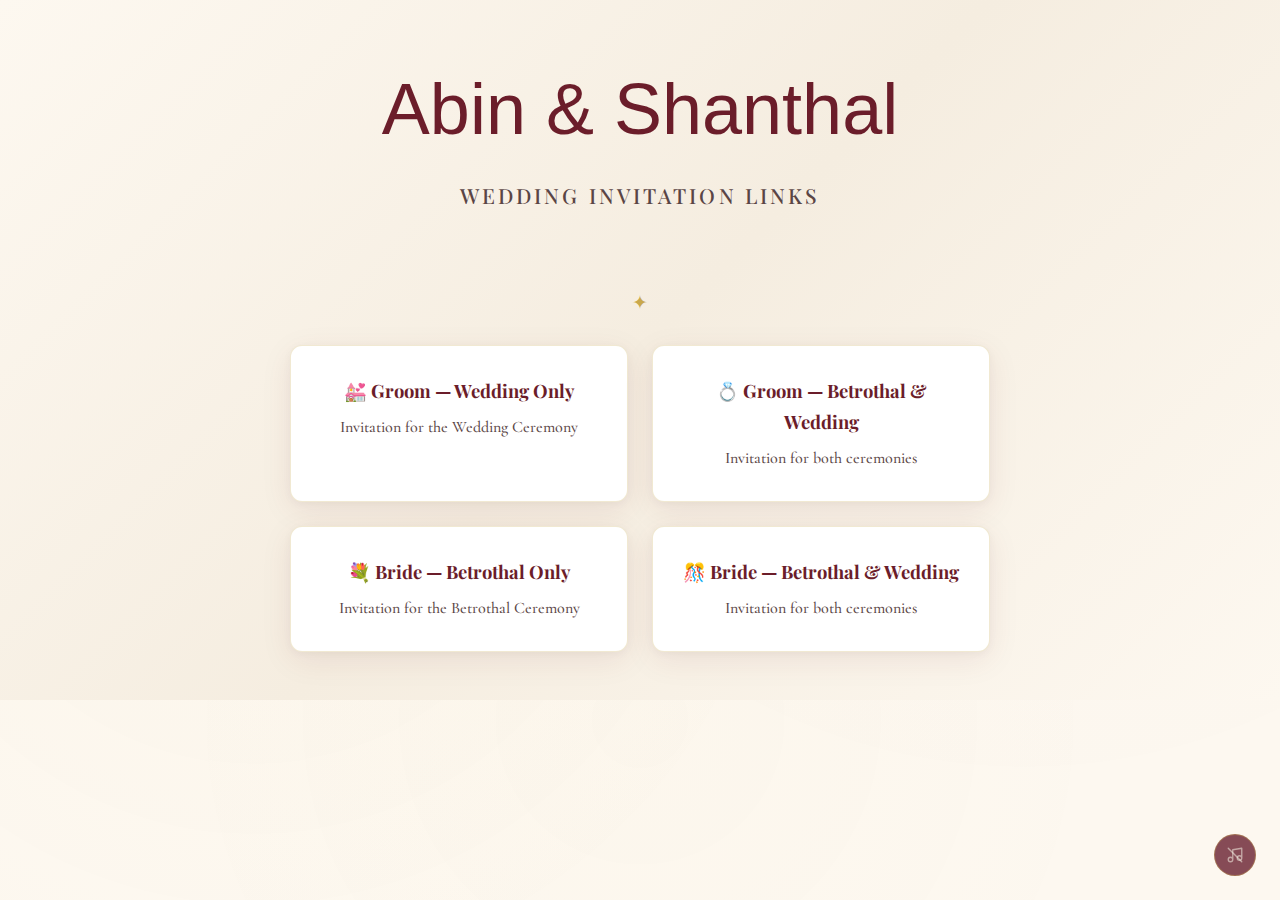
<file: index.html>
<!DOCTYPE html>
<html lang="en">

<head>
  <meta charset="UTF-8" />
  <meta name="viewport" content="width=device-width, initial-scale=1.0, viewport-fit=cover" />
  <meta name="mobile-web-app-capable" content="yes" />
  <meta name="apple-mobile-web-app-capable" content="yes" />
  <meta name="apple-mobile-web-app-status-bar-style" content="black-translucent" />
  <meta name="apple-mobile-web-app-title" content="A&amp;S Wedding" />
  <link rel="manifest" href="manifest.json" />
  <meta name="theme-color" content="#5D1223" />
  <title>Abin & Shanthal — Wedding Invitation</title>
  <meta name="description"
    content="You are cordially invited to celebrate the marriage of Abin Joseph and Shanthal Denny." />
  <!-- Open Graph / WhatsApp / iMessage preview -->
  <meta property="og:title" content="Abin &amp; Shanthal — Wedding Invitation" />
  <meta property="og:description"
    content="Join us in celebrating the union of Abin Joseph &amp; Shanthal Denny. April 26 &amp; May 9, 2026 · Kerala, India" />
  <meta property="og:type" content="website" />
  <meta property="og:url" content="https://abinj30.github.io/" />
  <meta property="og:image" content="https://abinj30.github.io/og-image.jpg" />
  <meta property="og:image:width" content="1200" />
  <meta property="og:image:height" content="630" />
  <meta property="og:image:alt" content="Abin Joseph &amp; Shanthal Denny — Wedding Invitation" />
  <!-- Twitter / X card -->
  <meta name="twitter:card" content="summary_large_image" />
  <meta name="twitter:title" content="Abin &amp; Shanthal — Wedding Invitation" />
  <meta name="twitter:description"
    content="Join us in celebrating the union of Abin Joseph &amp; Shanthal Denny. April 26 &amp; May 9, 2026 · Kerala, India" />
  <meta name="twitter:image" content="https://abinj30.github.io/og-image.jpg" />
  <link rel="stylesheet" href="style.css" />
  <link rel="icon"
    href="data:image/svg+xml,<svg xmlns='http://www.w3.org/2000/svg' viewBox='0 0 100 100'><text y='.9em' font-size='90'>💒</text></svg>" />
</head>

<body>

  <!-- ════════════════════════════════════════════════
       LANDING PAGE (no ?view= parameter)
       ════════════════════════════════════════════════ -->
  <div id="landing-page" class="landing-page hidden">
    <h1>Abin & Shanthal</h1>
    <p class="subtitle">Wedding Invitation Links</p>

    <div class="ornament">
      <span class="ornament-icon">✦</span>
    </div>

    <div class="links-grid">
      <a class="link-card" href="groom-wedding.html">
        <h3>💒 Groom — Wedding Only</h3>
        <p>Invitation for the Wedding Ceremony</p>
      </a>
      <a class="link-card" href="groom-both.html">
        <h3>💍 Groom — Betrothal &amp; Wedding</h3>
        <p>Invitation for both ceremonies</p>
      </a>
      <a class="link-card" href="bride-betrothal.html">
        <h3>💐 Bride — Betrothal Only</h3>
        <p>Invitation for the Betrothal Ceremony</p>
      </a>
      <a class="link-card" href="bride-both.html">
        <h3>🎊 Bride — Betrothal &amp; Wedding</h3>
        <p>Invitation for both ceremonies</p>
      </a>
    </div>
  </div>

  <!-- ════════════════════════════════════════════════
       INVITATION (shown when ?view= is set)
       ════════════════════════════════════════════════ -->
  <div id="invitation" class="hidden">

    <!-- ── Hero ──────────────────────────────────── -->
    <section class="hero" id="hero">
      <div class="particles">
        <span class="particle"></span>
        <span class="particle"></span>
        <span class="particle"></span>
        <span class="particle"></span>
        <span class="particle"></span>
        <span class="particle"></span>
        <span class="particle"></span>
        <span class="particle"></span>
        <span class="particle"></span>
        <span class="particle"></span>
      </div>
      <div class="hero-content">
        <p class="hero-prelude">Invite you to witness their union</p>
        <div class="hero-names">
          <span class="hero-name-group" id="hero-groom-name">
            <span class="hero-name-en">Abin</span>
            <span class="hero-name-ml">എബിൻ</span>
          </span>
          <span class="hero-ampersand">&</span>
          <span class="hero-name-group" id="hero-bride-name">
            <span class="hero-name-en">Shanthal</span>
            <span class="hero-name-ml">ഷന്താൾ</span>
          </span>
        </div>
        <p class="hero-date" id="hero-date">May 9, 2026</p>
      </div>
      <div class="scroll-indicator">
        <span>Scroll</span>
        <svg width="20" height="20" viewBox="0 0 24 24" fill="none" stroke="currentColor" stroke-width="2">
          <path d="M7 13l5 5 5-5M7 6l5 5 5-5" />
        </svg>
      </div>
    </section>

    <!-- ── Invitation Text ───────────────────────── -->
    <section class="invitation-text reveal">
      <div class="cross-symbol">✝</div>
      <h2 id="invitation-heading">
        Gracy Joseph<br>cordially invites you
      </h2>
      <p id="invitation-body">
        to celebrate the joyous occasion of the marriage of her beloved son
      </p>
    </section>

    <!-- ── Couple Details ────────────────────────── -->
    <section class="couple-section">
      <div class="couple-container">
        <!-- Groom -->
        <div class="person-card reveal" id="groom-card">
          <p class="role-label">The Groom</p>
          <h3>Abin Joseph</h3>
          <p class="parent-info">
            <span class="label">S/o</span> Joseph A.M (Late) & Gracy Joseph
          </p>
          <p class="address">
            Alanickal (H), Choondacherry,<br>Pala, Kerala
          </p>
        </div>

        <!-- Divider -->
        <div class="couple-divider">
          <div class="couple-divider-line"></div>
        </div>

        <!-- Bride -->
        <div class="person-card reveal reveal-delay-2" id="bride-card">
          <p class="role-label">The Bride</p>
          <h3>Shanthal Denny</h3>
          <p class="parent-info">
            <span class="label">D/o</span> Denny Joseph & Jisha Denny
          </p>
          <p class="address">
            Kallikattu (H), Thudanganadu,<br>Thodupuzha, Kerala
          </p>
        </div>
      </div>
    </section>

    <!-- ── Betrothal Section ─────────────────────── -->
    <section class="event-section" id="betrothal-section">
      <div class="section-header reveal">
        <div class="section-eyebrow">
          <span class="eyebrow-line"></span>
          <span class="eyebrow-label">Save the Date</span>
          <span class="eyebrow-line"></span>
        </div>
        <h2>Betrothal Ceremony</h2>
      </div>

      <div class="date-highlight reveal">
        <span class="date-month">April</span>
        <span class="date-day">26</span>
        <span class="date-year">2026</span>
      </div>

      <div class="event-timeline reveal">
        <div class="timeline-card">
          <div class="timeline-badge">4:00 PM</div>
          <h3>Vijnanamatha Church</h3>
          <p class="timeline-location">Thodupuzha, Kerala</p>
          <a class="map-link" href="https://maps.app.goo.gl/4YiyobXV4NoKRuWz6" target="_blank"
            rel="noopener noreferrer">
            <svg viewBox="0 0 24 24">
              <path
                d="M12 2C8.13 2 5 5.13 5 9c0 5.25 7 13 7 13s7-7.75 7-13c0-3.87-3.13-7-7-7zm0 9.5c-1.38 0-2.5-1.12-2.5-2.5s1.12-2.5 2.5-2.5 2.5 1.12 2.5 2.5-1.12 2.5-2.5 2.5z" />
            </svg>
            Get Directions
          </a>
        </div>

        <div class="timeline-divider">
          <span class="timeline-divider-line"></span>
          <span class="timeline-divider-ornament">✦</span>
          <span class="timeline-divider-text">followed by</span>
          <span class="timeline-divider-ornament">✦</span>
          <span class="timeline-divider-line"></span>
        </div>

        <div class="timeline-card">
          <div class="timeline-badge">6:00 PM · Reception</div>
          <h3>Josh Pavilion Auditorium</h3>
          <p class="timeline-location">Thodupuzha, Kerala</p>
          <a class="map-link" href="https://maps.app.goo.gl/ik2HT4Q8fGARmjp89" target="_blank"
            rel="noopener noreferrer">
            <svg viewBox="0 0 24 24">
              <path
                d="M12 2C8.13 2 5 5.13 5 9c0 5.25 7 13 7 13s7-7.75 7-13c0-3.87-3.13-7-7-7zm0 9.5c-1.38 0-2.5-1.12-2.5-2.5s1.12-2.5 2.5-2.5 2.5 1.12 2.5 2.5-1.12 2.5-2.5 2.5z" />
            </svg>
            Get Directions
          </a>
        </div>
      </div>
    </section>

    <!-- ── Wedding Section ───────────────────────── -->
    <section class="event-section event-section-alt" id="wedding-section">
      <div class="section-header reveal">
        <div class="section-eyebrow">
          <span class="eyebrow-line"></span>
          <span class="eyebrow-label">Save the Date</span>
          <span class="eyebrow-line"></span>
        </div>
        <h2>Wedding Ceremony</h2>
      </div>

      <div class="date-highlight reveal">
        <span class="date-month">May</span>
        <span class="date-day">9</span>
        <span class="date-year">2026</span>
      </div>

      <div class="event-timeline reveal">
        <div class="timeline-card">
          <div class="timeline-badge">11:00 AM</div>
          <h3>St. Joseph's Church, Kizhathadiyoor</h3>
          <p class="timeline-subtitle">St. Jude Shrine</p>
          <p class="timeline-location">Pala, Kerala</p>
          <a class="map-link" href="https://maps.app.goo.gl/CjaAjtWvNi2Y3oB86" target="_blank"
            rel="noopener noreferrer">
            <svg viewBox="0 0 24 24">
              <path
                d="M12 2C8.13 2 5 5.13 5 9c0 5.25 7 13 7 13s7-7.75 7-13c0-3.87-3.13-7-7-7zm0 9.5c-1.38 0-2.5-1.12-2.5-2.5s1.12-2.5 2.5-2.5 2.5 1.12 2.5 2.5-1.12 2.5-2.5 2.5z" />
            </svg>
            Get Directions
          </a>
        </div>

        <div class="timeline-divider">
          <span class="timeline-divider-line"></span>
          <span class="timeline-divider-ornament">✦</span>
          <span class="timeline-divider-text">followed by</span>
          <span class="timeline-divider-ornament">✦</span>
          <span class="timeline-divider-line"></span>
        </div>

        <div class="timeline-card">
          <div class="timeline-badge">12:45 PM · Reception</div>
          <h3>Sunstar Convention Centre</h3>
          <p class="timeline-location">Pala, Kerala</p>
          <a class="map-link" href="https://maps.app.goo.gl/YHEScC8A9rftK2rbA" target="_blank"
            rel="noopener noreferrer">
            <svg viewBox="0 0 24 24">
              <path
                d="M12 2C8.13 2 5 5.13 5 9c0 5.25 7 13 7 13s7-7.75 7-13c0-3.87-3.13-7-7-7zm0 9.5c-1.38 0-2.5-1.12-2.5-2.5s1.12-2.5 2.5-2.5 2.5 1.12 2.5 2.5-1.12 2.5-2.5 2.5z" />
            </svg>
            Get Directions
          </a>
        </div>
      </div>
    </section>

    <!-- ── Countdown ─────────────────────────────── -->
    <section class="countdown-section reveal">
      <div class="countdown-inner">
        <p class="countdown-prelude">Counting down</p>
        <h3 id="countdown-label">Until the Wedding</h3>
        <div class="countdown">
          <div class="countdown-item">
            <span class="countdown-number" id="countdown-days">--</span>
            <span class="countdown-label">Days</span>
          </div>
          <div class="countdown-sep">:</div>
          <div class="countdown-item">
            <span class="countdown-number" id="countdown-hours">--</span>
            <span class="countdown-label">Hours</span>
          </div>
          <div class="countdown-sep">:</div>
          <div class="countdown-item">
            <span class="countdown-number" id="countdown-minutes">--</span>
            <span class="countdown-label">Min</span>
          </div>
          <div class="countdown-sep">:</div>
          <div class="countdown-item">
            <span class="countdown-number" id="countdown-seconds">--</span>
            <span class="countdown-label">Sec</span>
          </div>
        </div>
      </div>
    </section>

    <!-- ── Compliments ───────────────────────────── -->
    <section class="compliments-section reveal">
      <p class="compliments-label">With Love</p>
      <div class="compliments-names" id="compliments-names">
        <!-- Populated by JS based on view -->
        <p class="sibling-name">Alphonsa &amp; Jojo</p>
        <p class="sibling-name secondary">Anton &middot; Anson</p>
      </div>
    </section>

    <!-- ── Footer ────────────────────────────────── -->
    <footer class="footer reveal">
      <div class="footer-inner">
        <div class="footer-top">
          <p class="closing-message">
            "Your presence would be our greatest blessing"
          </p>
        </div>

        <div class="footer-divider"></div>

        <div class="footer-contact">
          <a class="phone-link" id="phone-contact" href="tel:+919495672609">
            <svg width="16" height="16" viewBox="0 0 24 24" fill="none" stroke="currentColor" stroke-width="2">
              <path
                d="M22 16.92v3a2 2 0 01-2.18 2 19.79 19.79 0 01-8.63-3.07A19.5 19.5 0 014.69 13 19.79 19.79 0 011.63 4.45 2 2 0 013.6 2.27h3a2 2 0 012 1.72c.127.96.361 1.903.7 2.81a2 2 0 01-.45 2.11L7.91 9.91a16 16 0 006.16 6.16l.95-.96a2 2 0 012.11-.45c.907.339 1.85.573 2.81.7A2 2 0 0122 16.92z" />
            </svg>
            Call
          </a>
          <a class="whatsapp-link" href="https://wa.me/919645258439" target="_blank" rel="noopener noreferrer">
            <svg width="18" height="18" viewBox="0 0 24 24" fill="currentColor">
              <path
                d="M17.472 14.382c-.297-.149-1.758-.867-2.03-.967-.273-.099-.471-.148-.67.15-.197.297-.767.966-.94 1.164-.173.199-.347.223-.644.075-.297-.15-1.255-.463-2.39-1.475-.883-.788-1.48-1.761-1.653-2.059-.173-.297-.018-.458.13-.606.134-.133.298-.347.446-.52.149-.174.198-.298.298-.497.099-.198.05-.371-.025-.52-.075-.149-.669-1.612-.916-2.207-.242-.579-.487-.5-.669-.51-.173-.008-.371-.01-.57-.01-.198 0-.52.074-.792.372-.272.297-1.04 1.016-1.04 2.479 0 1.462 1.065 2.875 1.213 3.074.149.198 2.096 3.2 5.077 4.487.709.306 1.262.489 1.694.625.712.227 1.36.195 1.871.118.571-.085 1.758-.719 2.006-1.413.248-.694.248-1.289.173-1.413-.074-.124-.272-.198-.57-.347m-5.421 7.403h-.004a9.87 9.87 0 01-5.031-1.378l-.361-.214-3.741.982.998-3.648-.235-.374a9.86 9.86 0 01-1.51-5.26c.001-5.45 4.436-9.884 9.888-9.884 2.64 0 5.122 1.03 6.988 2.898a9.825 9.825 0 012.893 6.994c-.003 5.45-4.437 9.884-9.885 9.884m8.413-18.297A11.815 11.815 0 0012.05 0C5.495 0 .16 5.335.157 11.892c0 2.096.547 4.142 1.588 5.945L.057 24l6.305-1.654a11.882 11.882 0 005.683 1.448h.005c6.554 0 11.89-5.335 11.893-11.893a11.821 11.821 0 00-3.48-8.413z" />
            </svg>
            WhatsApp
          </a>
        </div>

        <p class="copyright">Made with ♡ for Abin & Shanthal</p>
      </div>
    </footer>

  </div><!-- /invitation -->

  <!-- Ambient audio -->
  <audio id="ambient-audio" src="ambient.mp3" loop preload="none"></audio>

  <!-- Floating music toggle (only shown for invitation views) -->
  <button class="music-btn" id="music-btn" aria-label="Toggle ambient music" hidden>
    <!-- music note icon -->
    <svg class="music-icon music-icon-on" width="18" height="18" viewBox="0 0 24 24" fill="currentColor">
      <path d="M9 18V5l12-2v13M9 18a3 3 0 1 1-6 0 3 3 0 0 1 6 0zm12-2a3 3 0 1 1-6 0 3 3 0 0 1 6 0z" fill="none"
        stroke="currentColor" stroke-width="1.8" stroke-linecap="round" stroke-linejoin="round" />
    </svg>
    <!-- muted (crossed) icon -->
    <svg class="music-icon music-icon-off" width="18" height="18" viewBox="0 0 24 24" fill="none" stroke="currentColor"
      stroke-width="1.8" stroke-linecap="round" stroke-linejoin="round">
      <path d="M9 18V5l12-2v13M9 18a3 3 0 1 1-6 0 3 3 0 0 1 6 0zm12-2a3 3 0 1 1-6 0 3 3 0 0 1 6 0z" />
      <line x1="3" y1="3" x2="21" y2="21" />
      2="21" y2="21" />
    </svg>
  </button>

  <script src="script.js"></script>
</body>

</html>
</file>
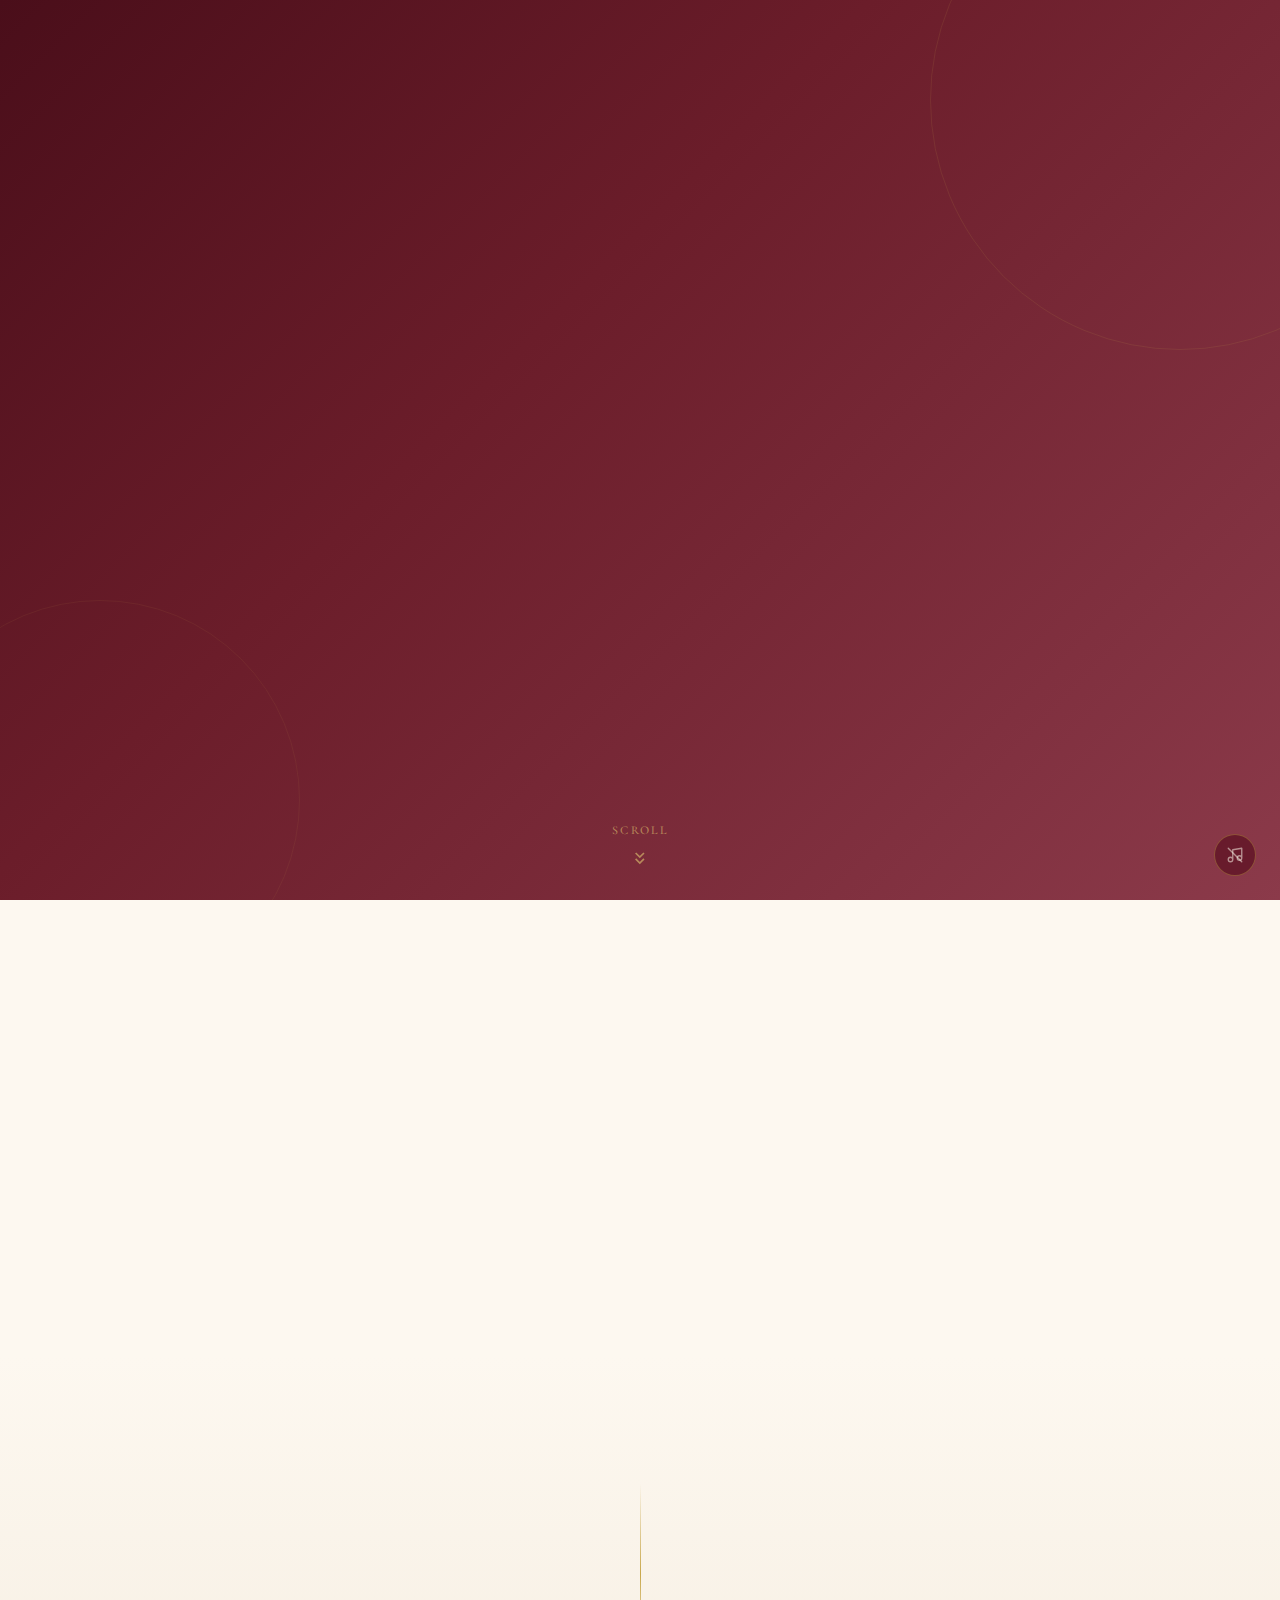
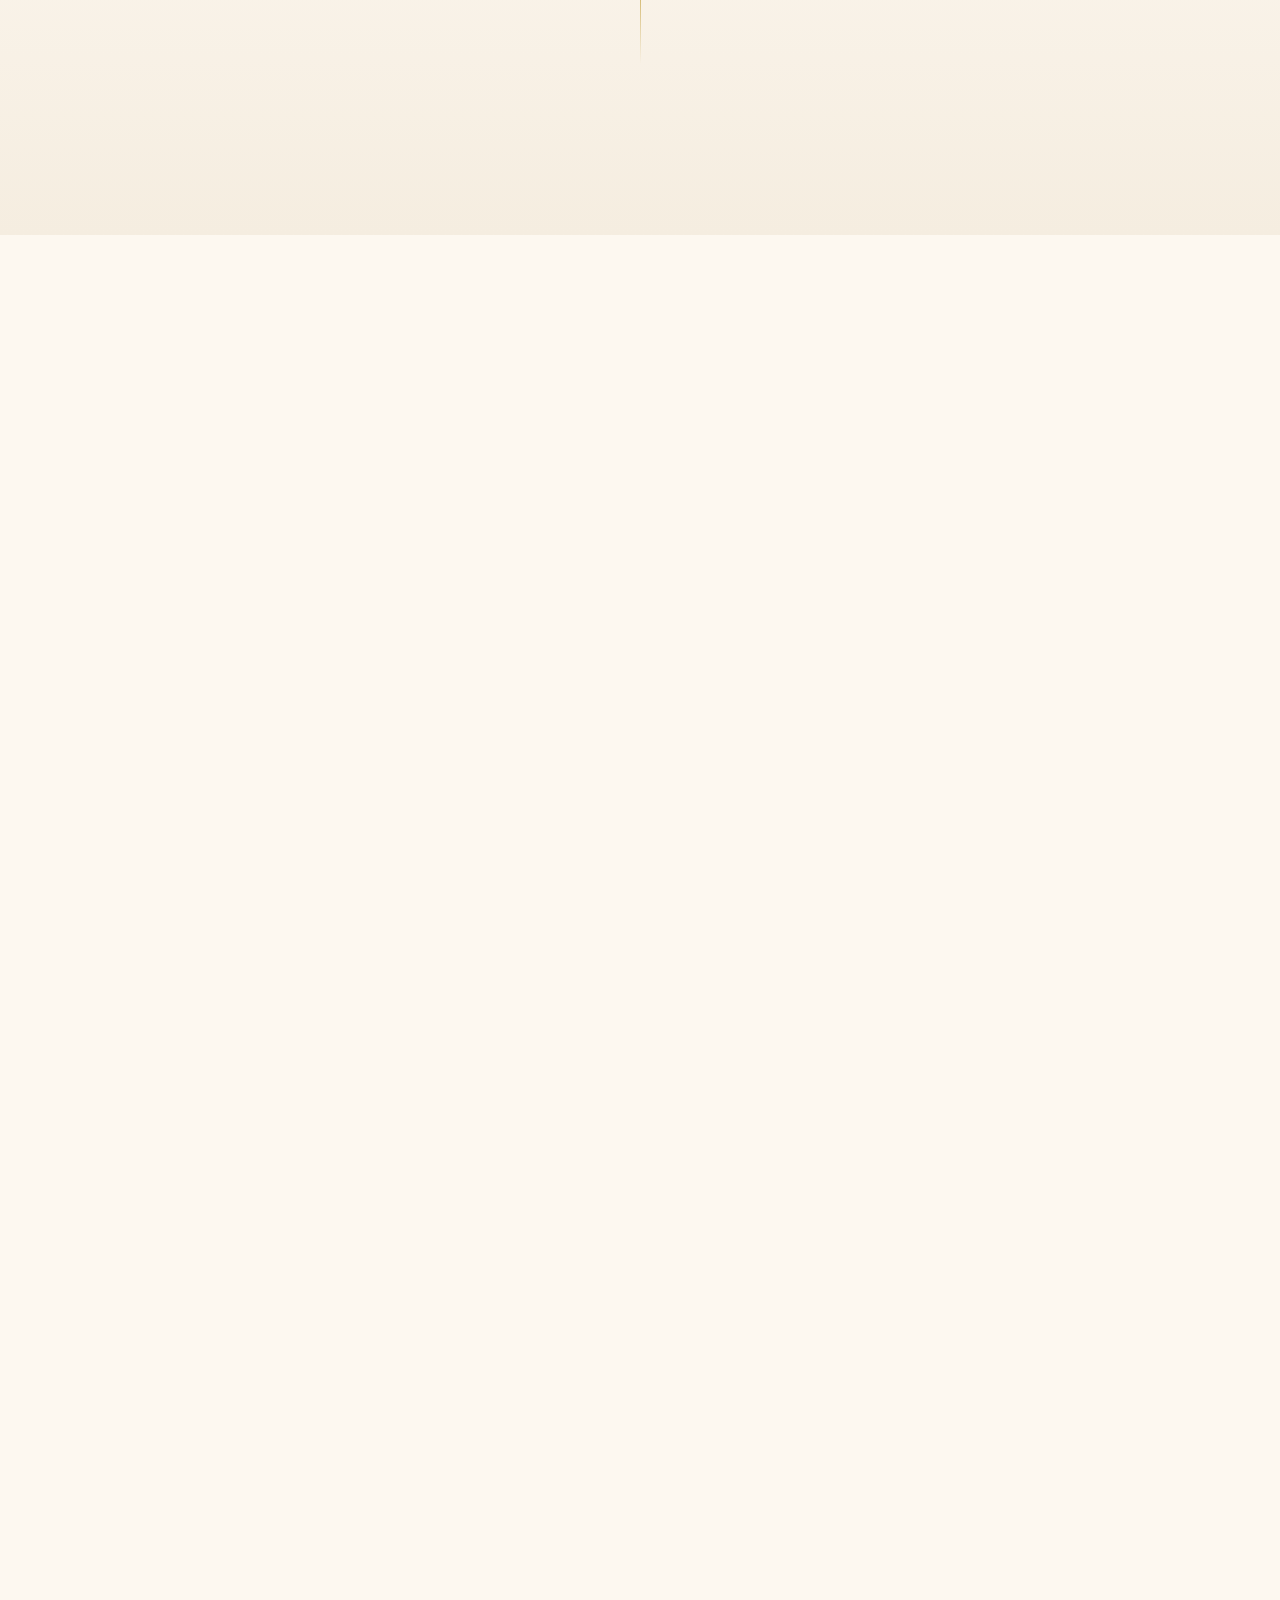
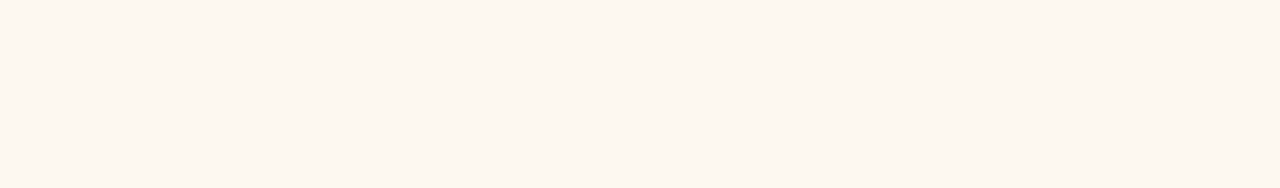
<file: bride-betrothal.html>
<!DOCTYPE html>
<html lang="en">

<head>
    <meta charset="UTF-8" />
    <meta name="viewport" content="width=device-width, initial-scale=1.0, viewport-fit=cover" />
    <meta name="mobile-web-app-capable" content="yes" />
    <meta name="apple-mobile-web-app-capable" content="yes" />
    <meta name="apple-mobile-web-app-status-bar-style" content="black-translucent" />
    <meta name="apple-mobile-web-app-title" content="A&amp;S Wedding" />
    <link rel="manifest" href="manifest.json" />
    <title>Shanthal & Abin — Betrothal Invitation</title>
    <meta name="description"
        content="You are cordially invited to celebrate the Betrothal of Shanthal Denny & Abin Joseph. April 26, 2026 · Kerala, India" />
    <meta property="og:title" content="Shanthal & Abin — Betrothal Invitation" />
    <meta property="og:description"
        content="You are cordially invited to celebrate the Betrothal of Shanthal Denny & Abin Joseph. April 26, 2026 · Kerala, India" />
    <meta property="og:type" content="website" />
    <meta property="og:url" content="https://invite.abinjoseph.ovh/bride-betrothal.html" />
    <meta property="og:image" content="https://invite.abinjoseph.ovh/og-bride-betrothal.jpg" />
    <meta property="og:image:width" content="1200" />
    <meta property="og:image:height" content="630" />
    <meta property="og:image:alt" content="Shanthal Denny & Abin Joseph — Betrothal Invitation" />
    <meta name="twitter:card" content="summary_large_image" />
    <meta name="twitter:title" content="Shanthal & Abin — Betrothal Invitation" />
    <meta name="twitter:description"
        content="You are cordially invited to celebrate the Betrothal of Shanthal Denny & Abin Joseph. April 26, 2026 · Kerala, India" />
    <meta name="twitter:image" content="https://invite.abinjoseph.ovh/og-bride-betrothal.jpg" />
    <script>window.location.replace('./index.html?view=bride-betrothal');</script>
</head>

<body></body>

</html>
</file>
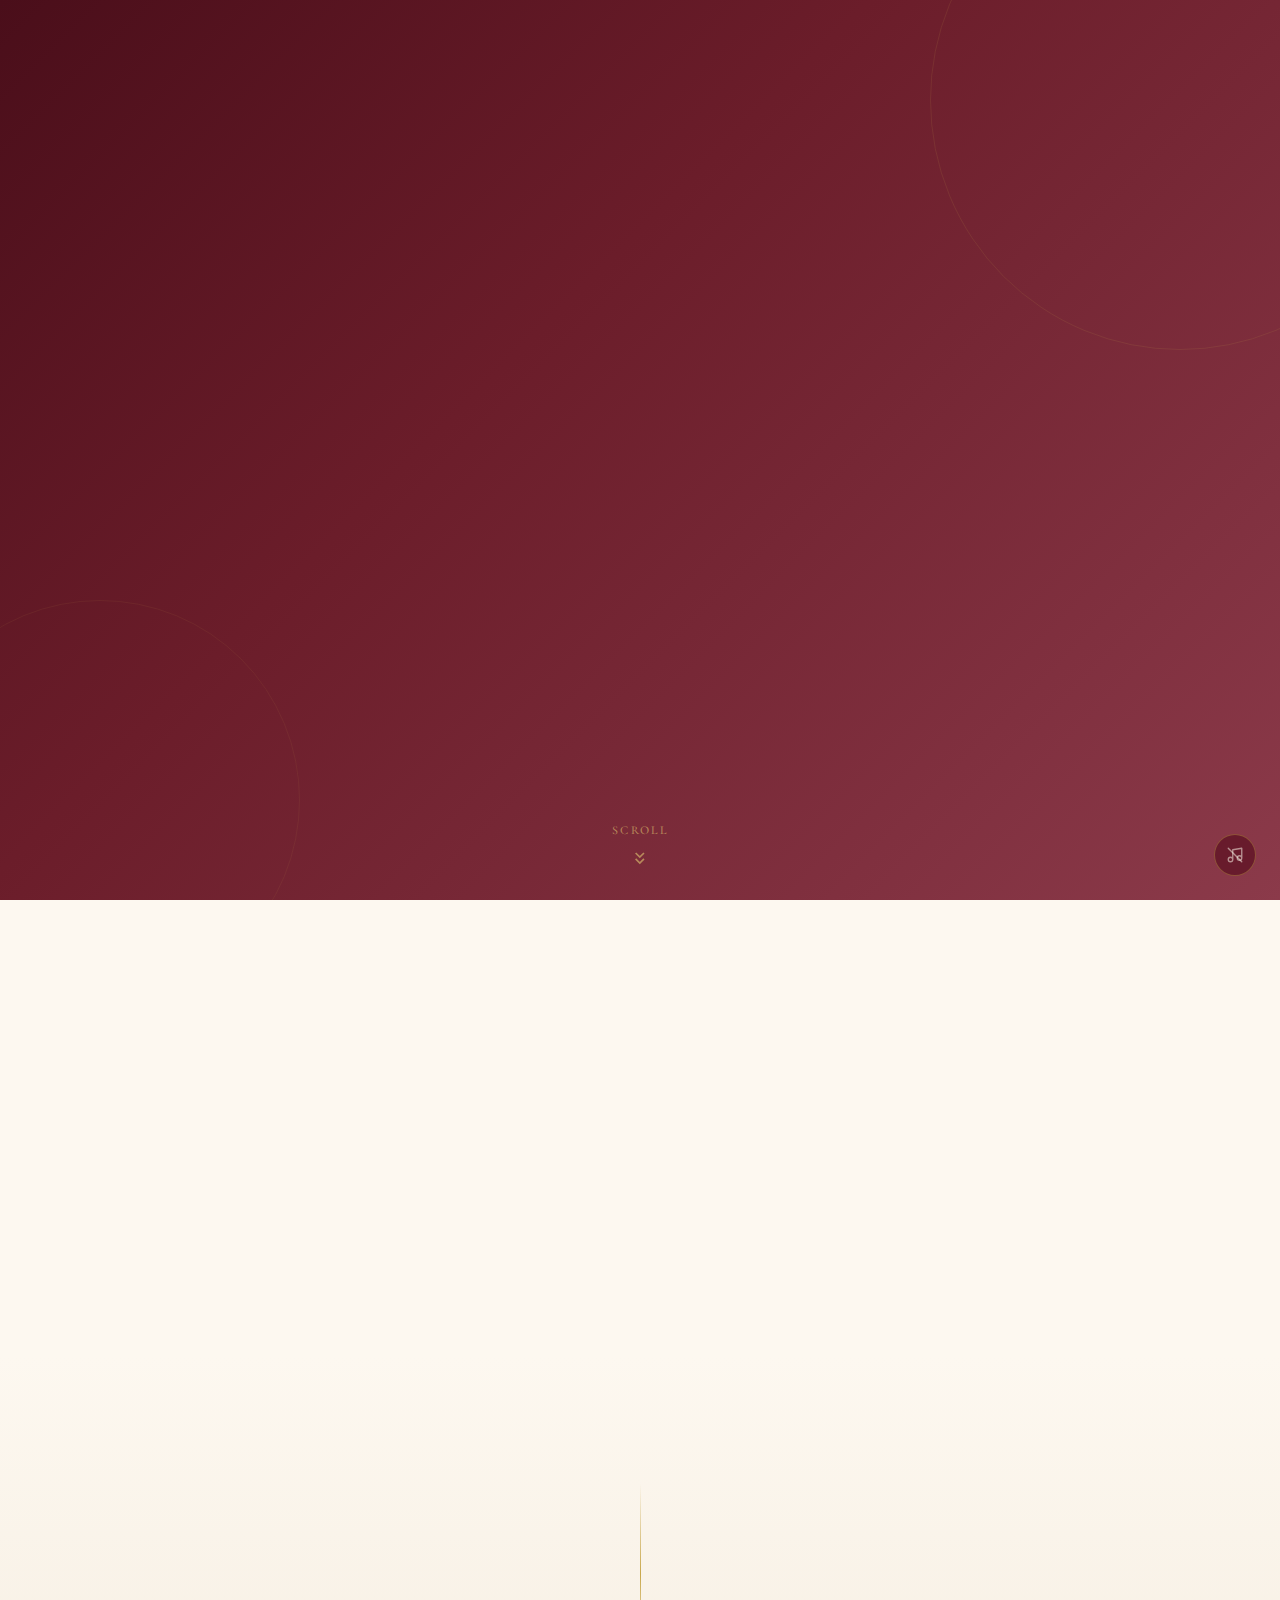
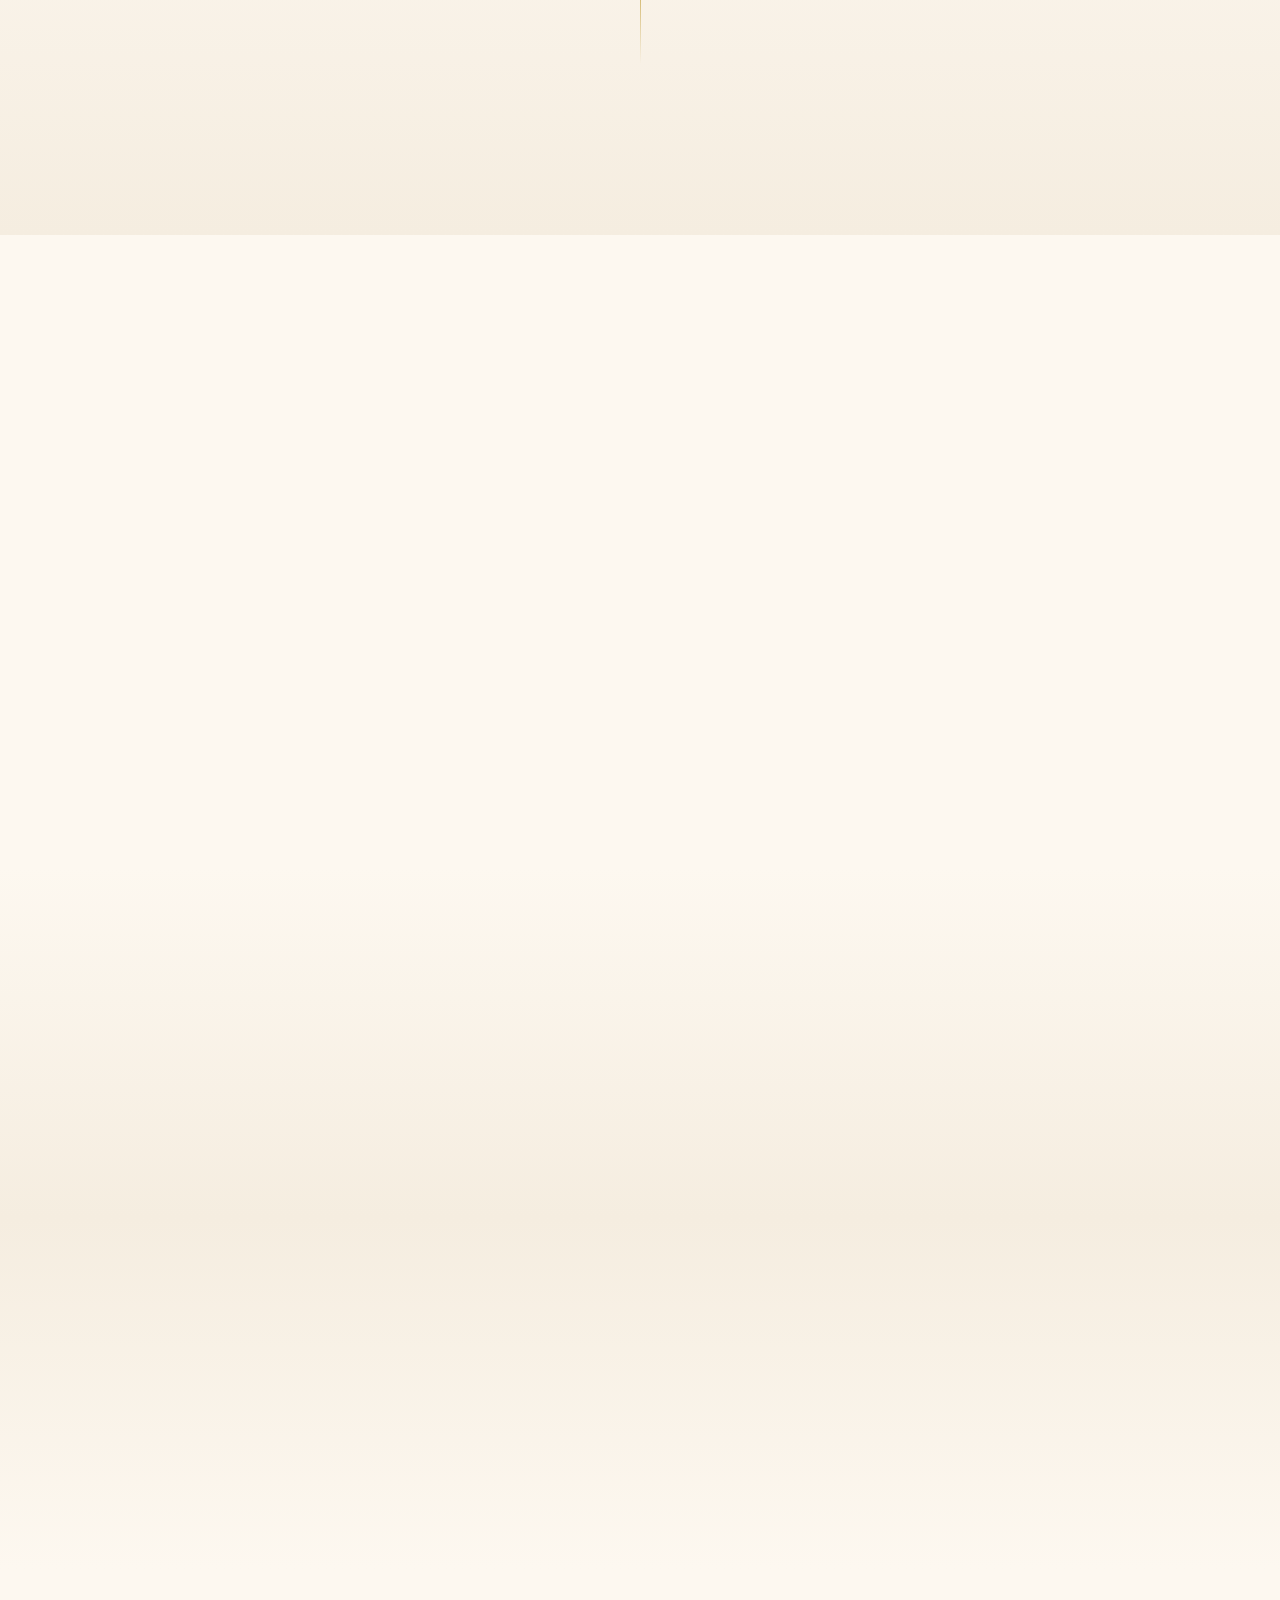
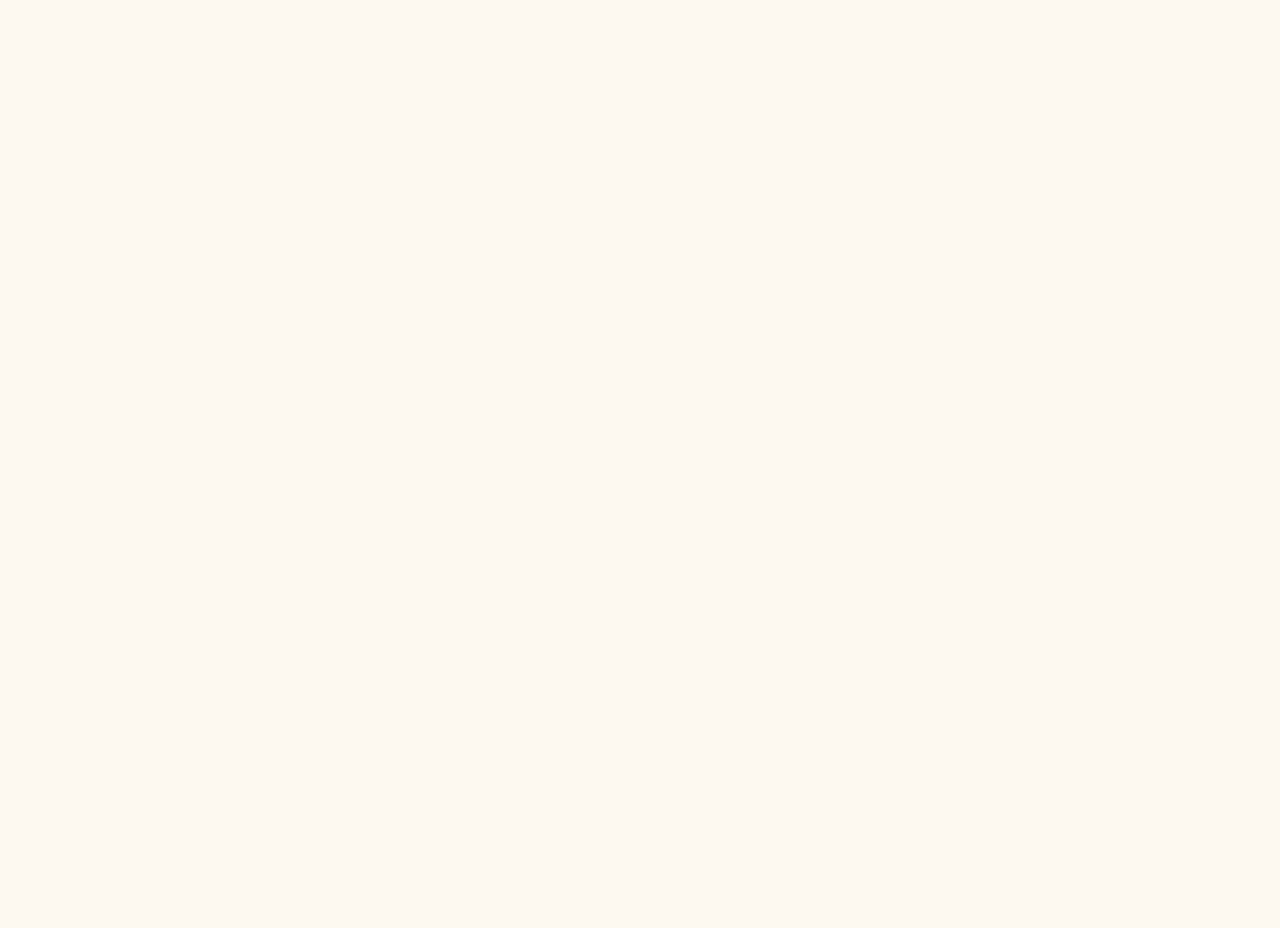
<file: bride-both.html>
<!DOCTYPE html>
<html lang="en">

<head>
    <meta charset="UTF-8" />
    <meta name="viewport" content="width=device-width, initial-scale=1.0, viewport-fit=cover" />
    <meta name="mobile-web-app-capable" content="yes" />
    <meta name="apple-mobile-web-app-capable" content="yes" />
    <meta name="apple-mobile-web-app-status-bar-style" content="black-translucent" />
    <meta name="apple-mobile-web-app-title" content="A&amp;S Wedding" />
    <link rel="manifest" href="manifest.json" />
    <title>Shanthal & Abin — Betrothal & Wedding Invitation</title>
    <meta name="description"
        content="You are cordially invited to celebrate the Betrothal & Wedding of Shanthal Denny & Abin Joseph. April 26 & May 9, 2026 · Kerala, India" />
    <meta property="og:title" content="Shanthal & Abin — Betrothal & Wedding Invitation" />
    <meta property="og:description"
        content="You are cordially invited to celebrate the Betrothal & Wedding of Shanthal Denny & Abin Joseph. April 26 & May 9, 2026 · Kerala, India" />
    <meta property="og:type" content="website" />
    <meta property="og:url" content="https://invite.abinjoseph.ovh/bride-both.html" />
    <meta property="og:image" content="https://invite.abinjoseph.ovh/og-bride-both.jpg" />
    <meta property="og:image:width" content="1200" />
    <meta property="og:image:height" content="630" />
    <meta property="og:image:alt" content="Shanthal Denny & Abin Joseph — Betrothal & Wedding Invitation" />
    <meta name="twitter:card" content="summary_large_image" />
    <meta name="twitter:title" content="Shanthal & Abin — Betrothal & Wedding Invitation" />
    <meta name="twitter:description"
        content="You are cordially invited to celebrate the Betrothal & Wedding of Shanthal Denny & Abin Joseph. April 26 & May 9, 2026 · Kerala, India" />
    <meta name="twitter:image" content="https://invite.abinjoseph.ovh/og-bride-both.jpg" />
    <script>window.location.replace('./index.html?view=bride-both');</script>
</head>

<body></body>

</html>
</file>
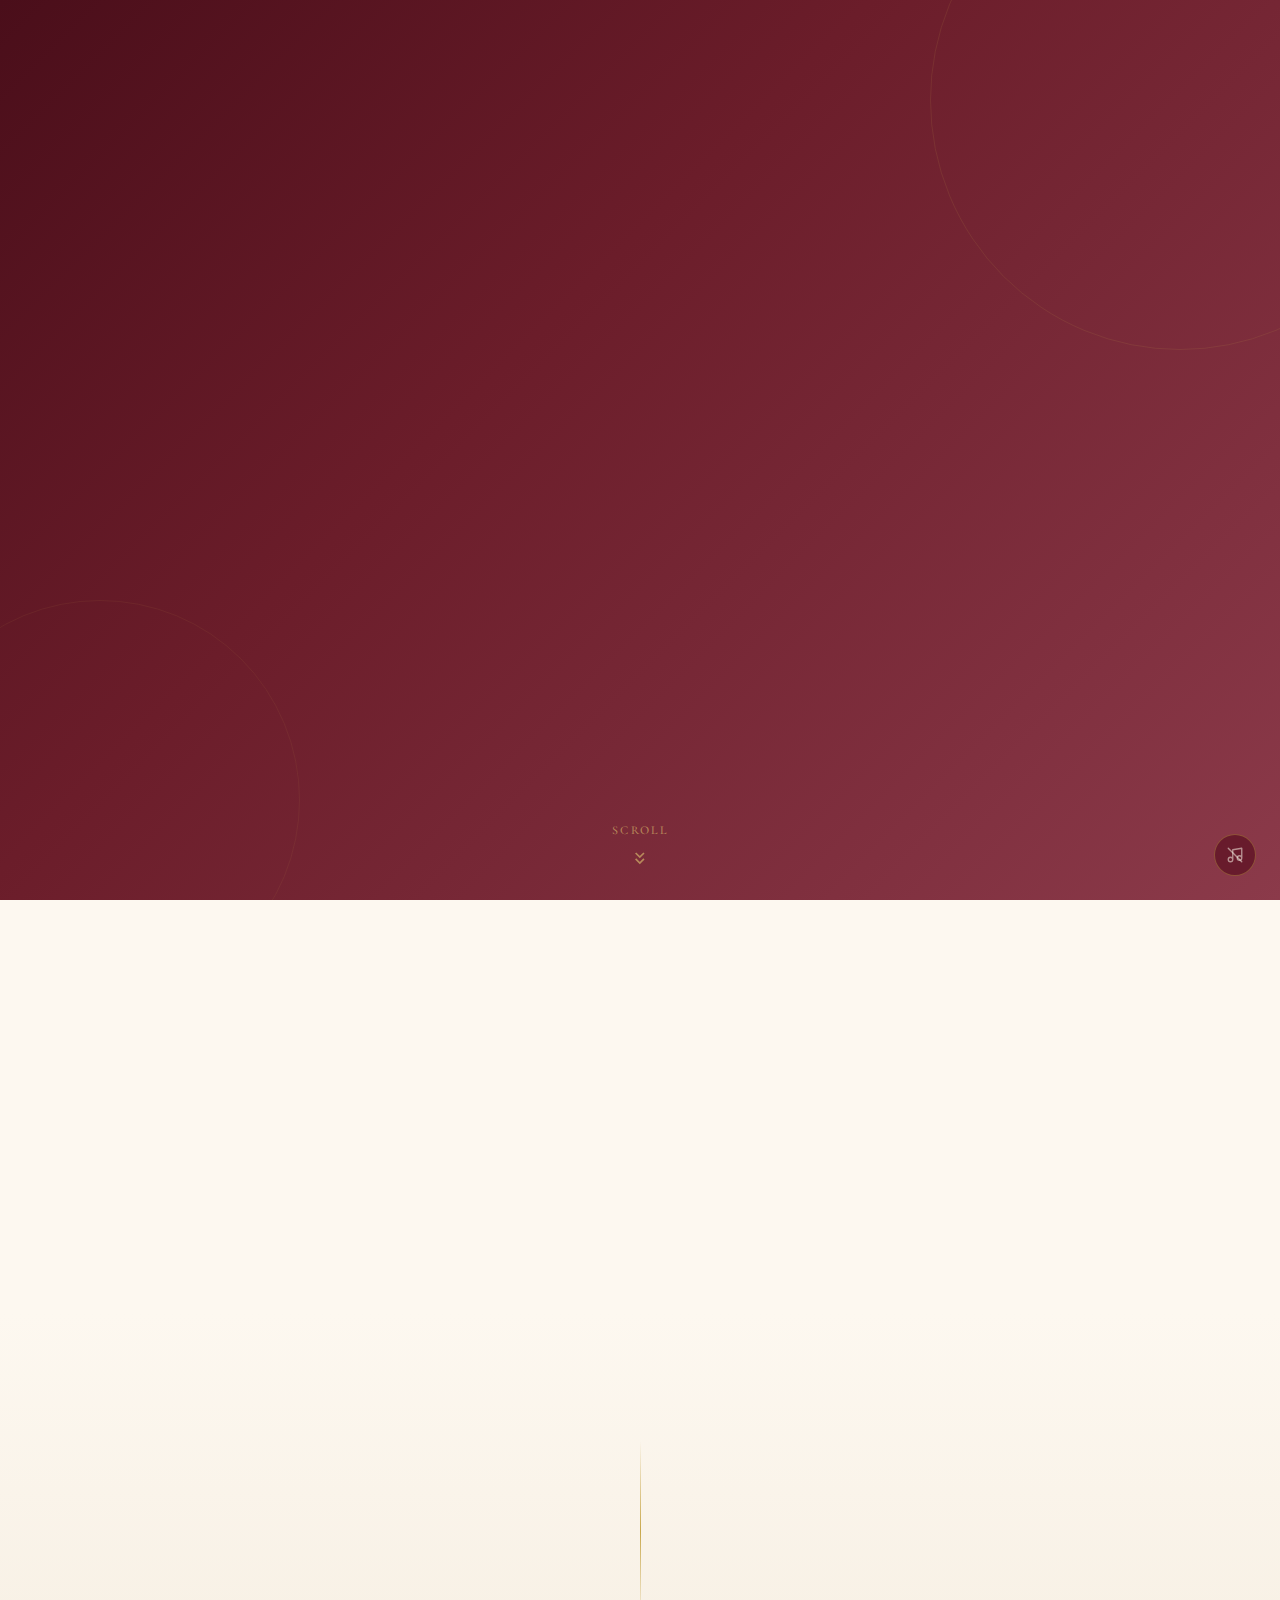
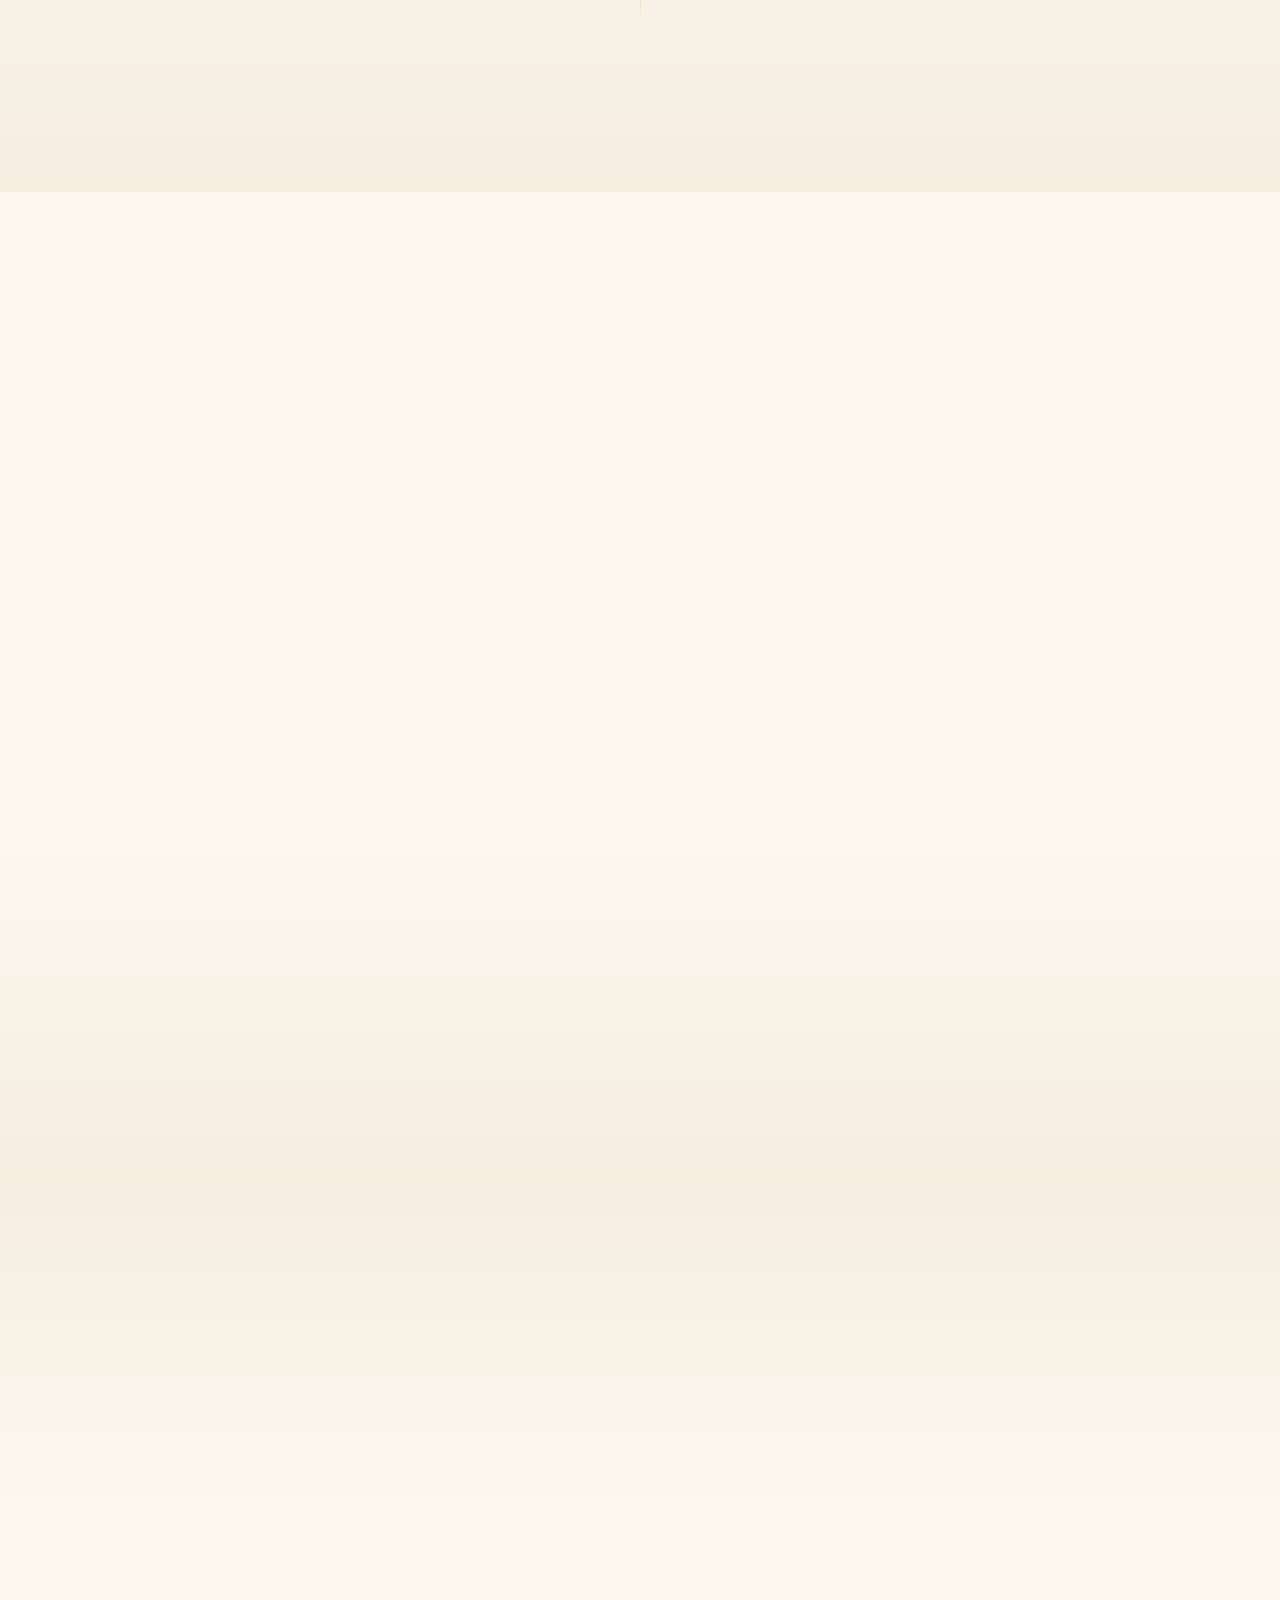
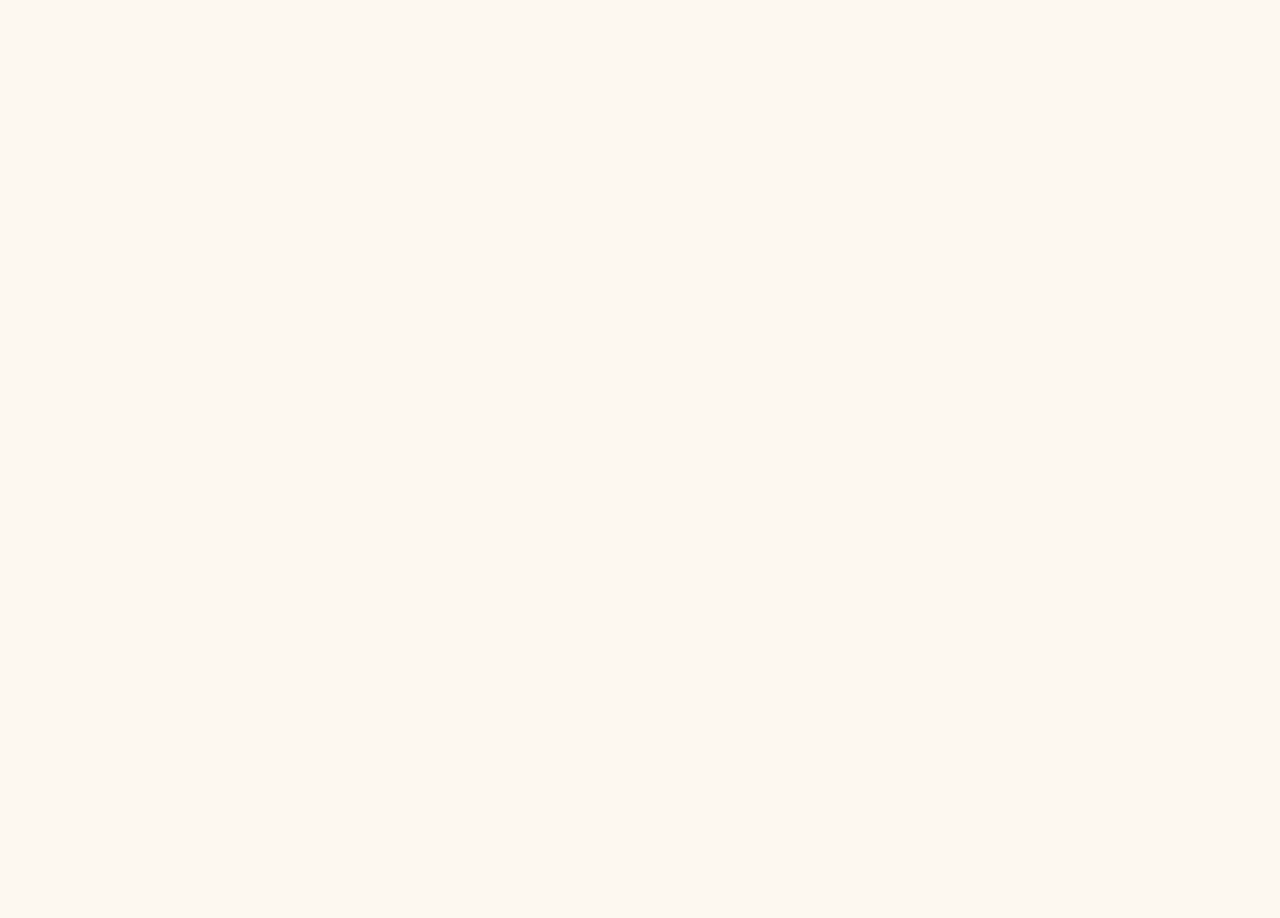
<file: groom-both.html>
<!DOCTYPE html>
<html lang="en">

<head>
    <meta charset="UTF-8" />
    <meta name="viewport" content="width=device-width, initial-scale=1.0, viewport-fit=cover" />
    <meta name="mobile-web-app-capable" content="yes" />
    <meta name="apple-mobile-web-app-capable" content="yes" />
    <meta name="apple-mobile-web-app-status-bar-style" content="black-translucent" />
    <meta name="apple-mobile-web-app-title" content="A&amp;S Wedding" />
    <link rel="manifest" href="manifest.json" />
    <title>Abin & Shanthal — Betrothal & Wedding Invitation</title>
    <meta name="description"
        content="You are cordially invited to celebrate the Betrothal & Wedding of Abin Joseph & Shanthal Denny. April 26 & May 9, 2026 · Kerala, India" />
    <meta property="og:title" content="Abin & Shanthal — Betrothal & Wedding Invitation" />
    <meta property="og:description"
        content="You are cordially invited to celebrate the Betrothal & Wedding of Abin Joseph & Shanthal Denny. April 26 & May 9, 2026 · Kerala, India" />
    <meta property="og:type" content="website" />
    <meta property="og:url" content="https://invite.abinjoseph.ovh/groom-both.html" />
    <meta property="og:image" content="https://invite.abinjoseph.ovh/og-groom-both.jpg" />
    <meta property="og:image:width" content="1200" />
    <meta property="og:image:height" content="630" />
    <meta property="og:image:alt" content="Abin Joseph & Shanthal Denny — Betrothal & Wedding Invitation" />
    <meta name="twitter:card" content="summary_large_image" />
    <meta name="twitter:title" content="Abin & Shanthal — Betrothal & Wedding Invitation" />
    <meta name="twitter:description"
        content="You are cordially invited to celebrate the Betrothal & Wedding of Abin Joseph & Shanthal Denny. April 26 & May 9, 2026 · Kerala, India" />
    <meta name="twitter:image" content="https://invite.abinjoseph.ovh/og-groom-both.jpg" />
    <script>window.location.replace('./index.html?view=groom-both');</script>
</head>

<body></body>

</html>
</file>
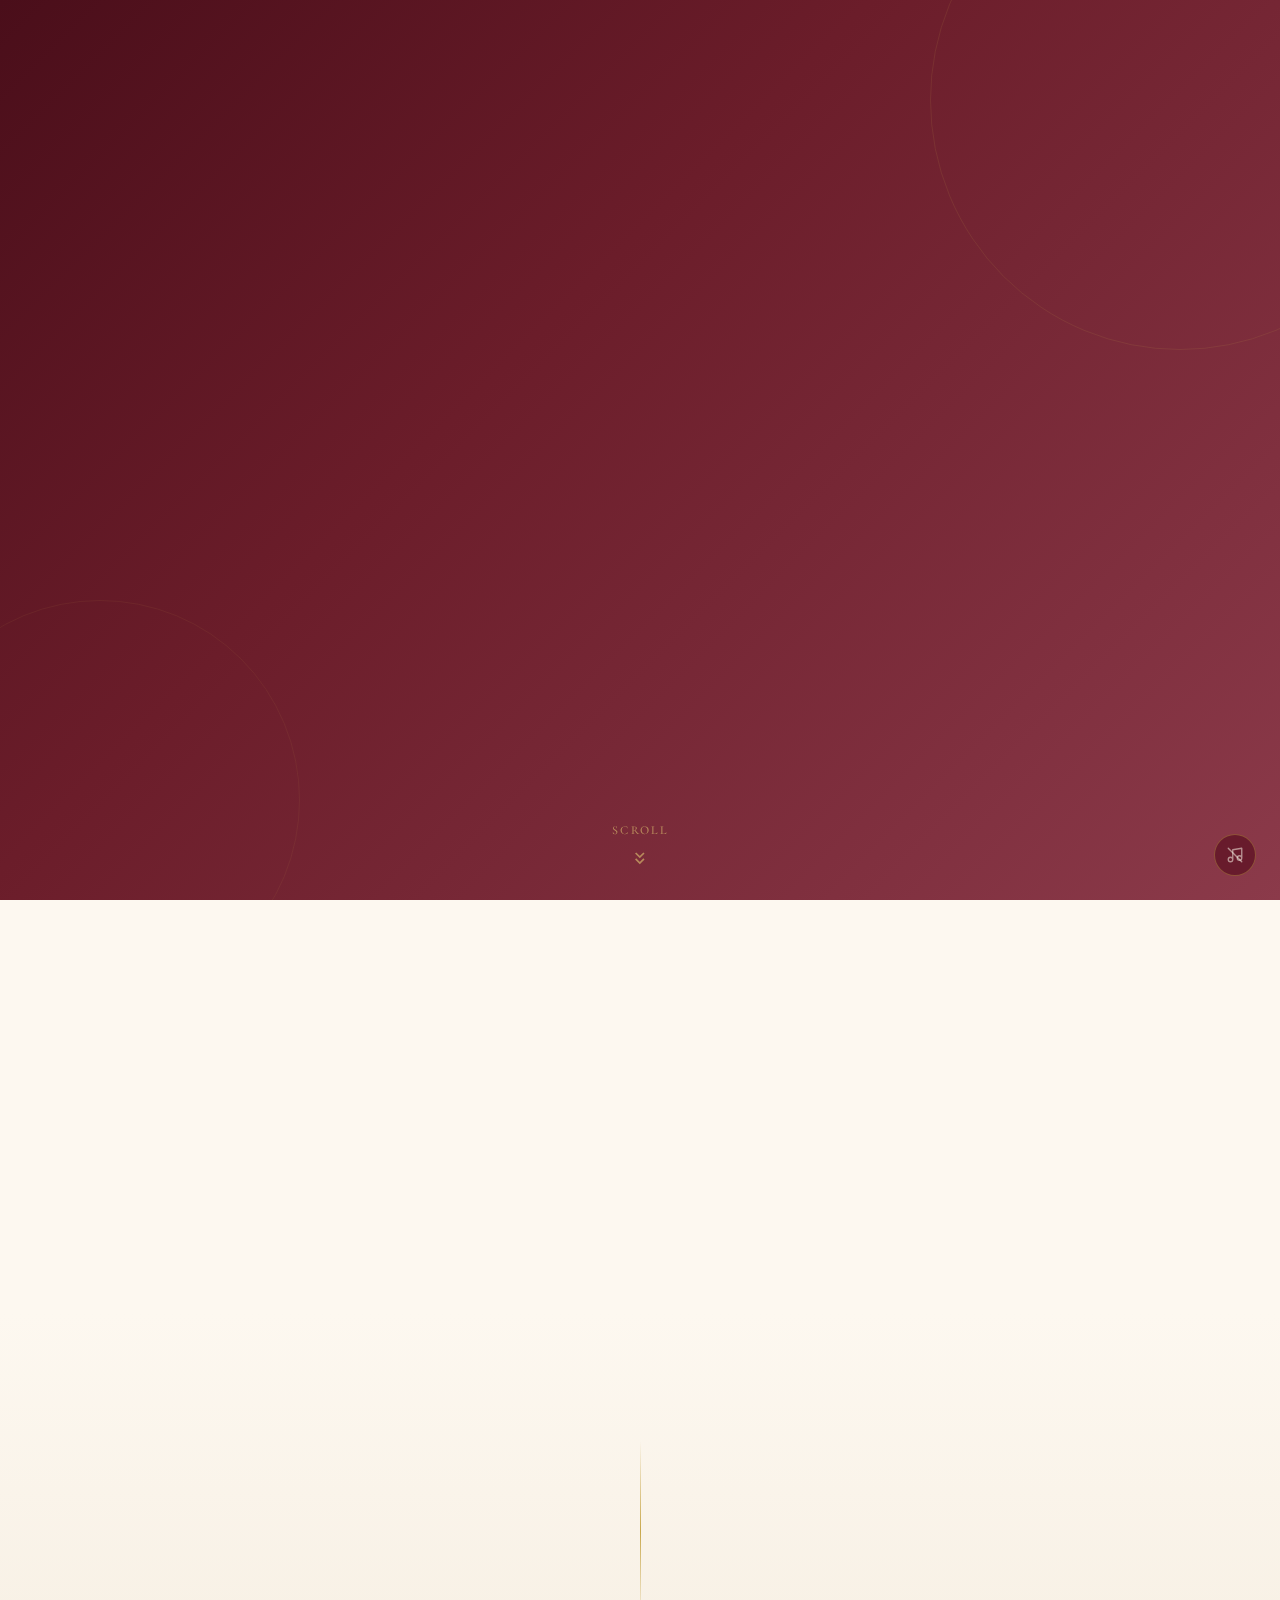
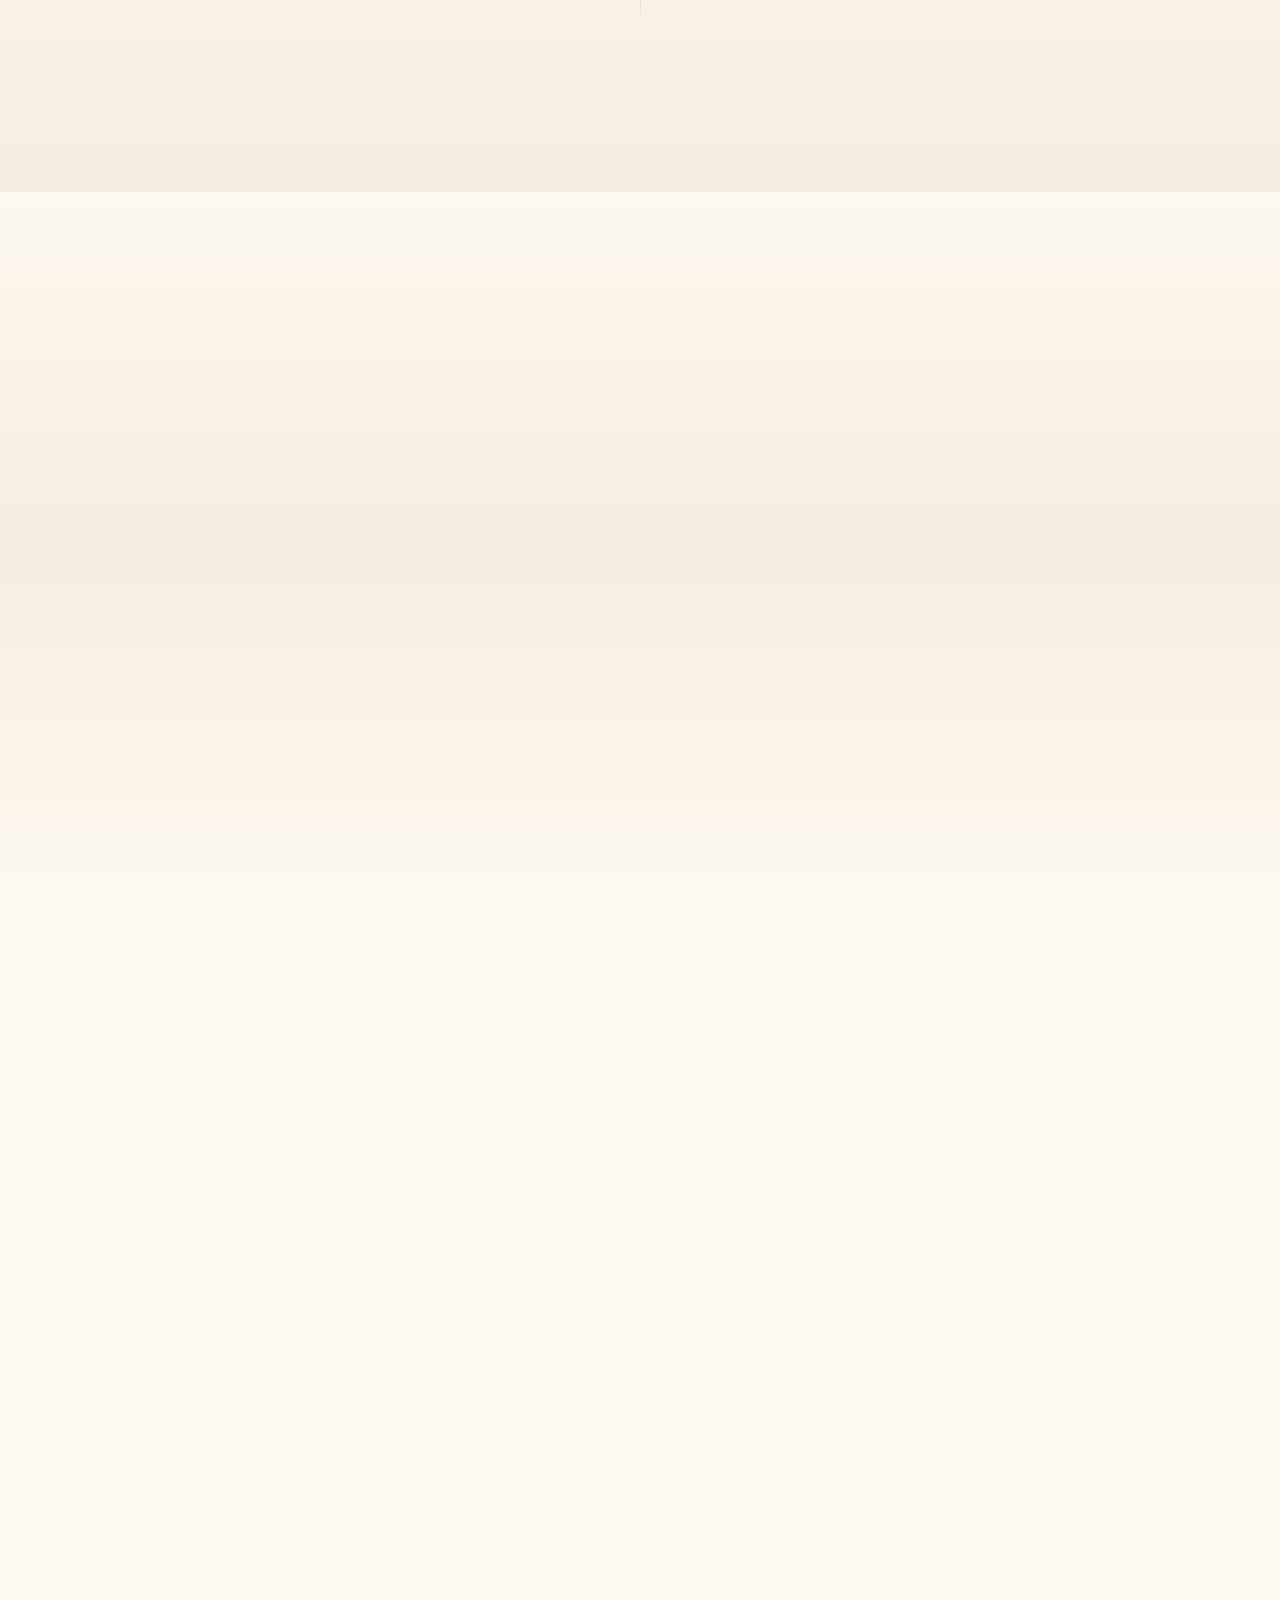
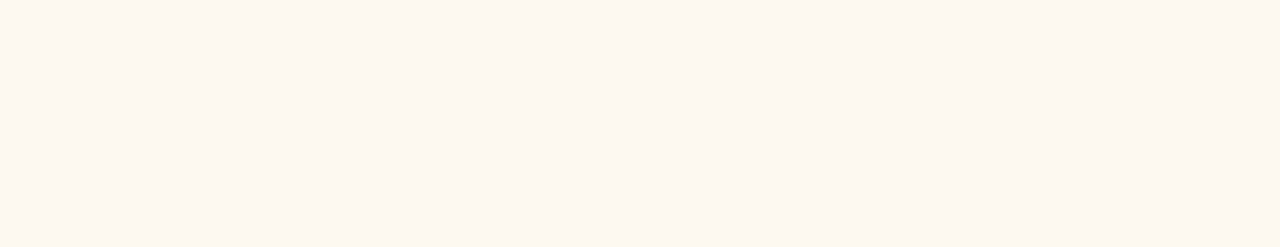
<file: groom-wedding.html>
<!DOCTYPE html>
<html lang="en">

<head>
    <meta charset="UTF-8" />
    <meta name="viewport" content="width=device-width, initial-scale=1.0, viewport-fit=cover" />
    <meta name="mobile-web-app-capable" content="yes" />
    <meta name="apple-mobile-web-app-capable" content="yes" />
    <meta name="apple-mobile-web-app-status-bar-style" content="black-translucent" />
    <meta name="apple-mobile-web-app-title" content="A&amp;S Wedding" />
    <link rel="manifest" href="manifest.json" />
    <title>Abin & Shanthal — Wedding Invitation</title>
    <meta name="description"
        content="You are cordially invited to celebrate the Wedding of Abin Joseph & Shanthal Denny. May 9, 2026 · Kerala, India" />
    <meta property="og:title" content="Abin & Shanthal — Wedding Invitation" />
    <meta property="og:description"
        content="You are cordially invited to celebrate the Wedding of Abin Joseph & Shanthal Denny. May 9, 2026 · Kerala, India" />
    <meta property="og:type" content="website" />
    <meta property="og:url" content="https://invite.abinjoseph.ovh/groom-wedding.html" />
    <meta property="og:image" content="https://invite.abinjoseph.ovh/og-groom-wedding.jpg" />
    <meta property="og:image:width" content="1200" />
    <meta property="og:image:height" content="630" />
    <meta property="og:image:alt" content="Abin Joseph & Shanthal Denny — Wedding Invitation" />
    <meta name="twitter:card" content="summary_large_image" />
    <meta name="twitter:title" content="Abin & Shanthal — Wedding Invitation" />
    <meta name="twitter:description"
        content="You are cordially invited to celebrate the Wedding of Abin Joseph & Shanthal Denny. May 9, 2026 · Kerala, India" />
    <meta name="twitter:image" content="https://invite.abinjoseph.ovh/og-groom-wedding.jpg" />
    <script>window.location.replace('./index.html?view=groom-wedding');</script>
</head>

<body></body>

</html>
</file>
<file: style.css>
/* ===================================================
   Wedding Invitation — Abin & Shanthal
   Design System + Complete Styles
   =================================================== */

/* Google Fonts */
@import url('https://fonts.googleapis.com/css2?family=Playfair+Display:ital,wght@0,400;0,500;0,600;0,700;1,400;1,500;1,600&family=Cormorant+Garamond:ital,wght@0,300;0,400;0,500;0,600;0,700;1,300;1,400;1,500;1,600&family=Great+Vibes&family=Allura&family=Alex+Brush&family=DM+Sans:wght@400;500;600;700&family=Manjari:wght@100;400;700&display=swap');

/* ── Design Tokens ───────────────────────────────── */
:root {
  /* Colors */
  --color-burgundy: #6B1D2A;
  --color-burgundy-deep: #4A0E1A;
  --color-burgundy-light: #8B3A4A;
  --color-gold: #C9A84C;
  --color-gold-light: #E0C872;
  --color-gold-dark: #A68A3E;
  --color-cream: #FDF8F0;
  --color-cream-dark: #F5EDE0;
  --color-ivory: #FFFEF9;
  --color-text: #3A2A2A;
  --color-text-light: #5A4545;
  --color-text-muted: #7A6A6A;
  --color-white: #FFFFFF;
  --color-overlay: rgba(74, 14, 26, 0.65);

  /* Typography */
  --font-display: 'Playfair Display', Georgia, serif;
  --font-body: 'Cormorant Garamond', Garamond, serif;
  --font-script: 'Arial', sans-serif;
  --font-hero-script: 'Allura', 'Pacifico', cursive;

  /* Spacing */
  --section-padding: 5rem 2rem;
  --card-padding: 2.5rem;
  --gap-sm: 0.5rem;
  --gap-md: 1rem;
  --gap-lg: 2rem;
  --gap-xl: 3rem;

  /* Borders & Radius */
  --radius: 12px;
  --radius-lg: 20px;
  --border-ornament: 2px solid var(--color-gold);

  /* Shadows */
  --shadow-card: 0 8px 32px rgba(107, 29, 42, 0.08), 0 2px 8px rgba(0, 0, 0, 0.04);
  --shadow-card-hover: 0 12px 48px rgba(107, 29, 42, 0.12), 0 4px 12px rgba(0, 0, 0, 0.06);
  --shadow-glow: 0 0 40px rgba(201, 168, 76, 0.15);

  /* Transitions */
  --transition: 0.3s cubic-bezier(0.4, 0, 0.2, 1);
  --transition-slow: 0.6s cubic-bezier(0.4, 0, 0.2, 1);
}



/* ── Reset & Base ────────────────────────────────── */
*,
*::before,
*::after {
  margin: 0;
  padding: 0;
  box-sizing: border-box;
}

html {
  scroll-behavior: smooth;
  font-size: 16px;
}

body {
  font-family: var(--font-body);
  font-weight: 500;
  color: var(--color-text);
  background-color: var(--color-cream);
  line-height: 1.7;
  overflow-x: hidden;
  -webkit-font-smoothing: antialiased;
  -moz-osx-font-smoothing: grayscale;
}

img {
  max-width: 100%;
  height: auto;
  display: block;
}

a {
  color: var(--color-burgundy);
  text-decoration: none;
  transition: var(--transition);
}

a:hover {
  color: var(--color-gold-dark);
}

/* ── Background Pattern ──────────────────────────── */
body::before {
  content: '';
  position: fixed;
  top: 0;
  left: 0;
  width: 100%;
  height: 100%;
  background-image:
    radial-gradient(circle at 20% 50%, rgba(201, 168, 76, 0.03) 0%, transparent 50%),
    radial-gradient(circle at 80% 20%, rgba(107, 29, 42, 0.03) 0%, transparent 50%),
    radial-gradient(circle at 50% 80%, rgba(201, 168, 76, 0.02) 0%, transparent 50%);
  pointer-events: none;
  z-index: -1;
}

/* ── Ornamental Divider ──────────────────────────── */
.ornament {
  display: flex;
  align-items: center;
  justify-content: center;
  gap: 1rem;
  margin: 2rem auto;
  max-width: 300px;
}

.ornament::before,
.ornament::after {
  content: '';
  flex: 1;
  height: 1px;
  background: linear-gradient(90deg, transparent, var(--color-gold), transparent);
}

.ornament-icon {
  color: var(--color-gold);
  font-size: 1.2rem;
  line-height: 1;
}

/* ── Landing Page ────────────────────────────────── */
.landing-page {
  min-height: 100ddvh;
  display: flex;
  flex-direction: column;
  align-items: center;
  justify-content: center;
  text-align: center;
  padding: 3rem 2rem;
  background: linear-gradient(135deg, var(--color-cream) 0%, var(--color-cream-dark) 50%, var(--color-cream) 100%);
}

.landing-page h1 {
  font-family: var(--font-script);
  font-size: clamp(2.5rem, 6vw, 4.5rem);
  color: var(--color-burgundy);
  margin-bottom: 0.5rem;
  font-weight: 400;
}

.landing-page .subtitle {
  font-family: var(--font-display);
  font-size: clamp(1rem, 2vw, 1.3rem);
  color: var(--color-text-light);
  letter-spacing: 0.15em;
  text-transform: uppercase;
  margin-bottom: 3rem;
}

.links-grid {
  display: grid;
  grid-template-columns: repeat(auto-fit, minmax(280px, 1fr));
  gap: 1.5rem;
  max-width: 700px;
  width: 100%;
}

.link-card {
  background: var(--color-white);
  border: 1px solid rgba(201, 168, 76, 0.25);
  border-radius: var(--radius);
  padding: 1.8rem 1.5rem;
  text-align: center;
  transition: var(--transition);
  cursor: pointer;
  text-decoration: none;
  color: var(--color-text);
  box-shadow: var(--shadow-card);
}

.link-card:hover {
  transform: translateY(-4px);
  box-shadow: var(--shadow-card-hover), var(--shadow-glow);
  border-color: var(--color-gold);
  color: var(--color-text);
}

.link-card h3 {
  font-family: var(--font-display);
  font-size: 1.15rem;
  color: var(--color-burgundy);
  margin-bottom: 0.5rem;
}

.link-card p {
  font-size: 1rem;
  color: var(--color-text-light);
}

/* ── HERO SECTION ────────────────────────────────── */
.hero {
  position: relative;
  min-height: 100dvh;
  display: flex;
  align-items: center;
  justify-content: center;
  text-align: center;
  padding: 4rem 2rem;
  background:
    linear-gradient(135deg, var(--color-burgundy-deep) 0%, var(--color-burgundy) 40%, var(--color-burgundy-light) 100%);
  color: var(--color-cream);
  overflow: hidden;
}

/* Decorative circles */
.hero::before {
  content: '';
  position: absolute;
  top: -150px;
  right: -150px;
  width: 500px;
  height: 500px;
  border: 1px solid rgba(201, 168, 76, 0.12);
  border-radius: 50%;
  pointer-events: none;
}

.hero::after {
  content: '';
  position: absolute;
  bottom: -100px;
  left: -100px;
  width: 400px;
  height: 400px;
  border: 1px solid rgba(201, 168, 76, 0.08);
  border-radius: 50%;
  pointer-events: none;
}

.hero-content {
  position: relative;
  z-index: 1;
  max-width: 700px;
}

.hero-prelude {
  font-family: var(--font-body);
  font-size: clamp(1rem, 2vw, 1.25rem);
  letter-spacing: 0.3em;
  text-transform: uppercase;
  color: var(--color-gold-light);
  margin-bottom: 1.5rem;
  opacity: 0.9;
}

.hero-names {
  font-family: var(--font-hero-script);
  font-size: clamp(3.5rem, 9vw, 6.5rem);
  font-weight: 800;
  line-height: 1.15;
  margin-bottom: 0.5rem;
  background: linear-gradient(135deg, var(--color-cream) 0%, var(--color-gold-light) 50%, var(--color-cream) 100%);
  -webkit-background-clip: text;
  -webkit-text-fill-color: transparent;
  background-clip: text;
}

.hero-name-group {
  display: block;
  line-height: 1.1;
}

.hero-name-en {
  display: block;
  line-height: 1;
}

.hero-name-ml {
  display: block;
  font-family: 'Manjari', sans-serif;
  font-size: clamp(1rem, 2vw, 1.4rem);
  font-weight: 400;
  letter-spacing: 0.05em;
  -webkit-text-fill-color: rgba(224, 200, 114, 0.8);
  color: rgba(224, 200, 114, 0.8);
  margin-top: -0.6em;
  margin-bottom: 0.4em;
  line-height: 1.2;
}

.hero-ampersand {
  font-family: var(--font-hero-script);
  font-size: clamp(2rem, 5vw, 3.5rem);
  color: var(--color-gold);
  display: block;
  margin: 0.15rem 0;
}

.hero-date {
  font-family: var(--font-display);
  font-size: clamp(1.1rem, 2.5vw, 1.5rem);
  letter-spacing: 0.2em;
  color: var(--color-gold-light);
  margin-top: 2rem;
  font-weight: 400;
}



/* Scroll indicator */
.scroll-indicator {
  position: absolute;
  bottom: 2rem;
  left: 50%;
  transform: translateX(-50%);
  display: flex;
  flex-direction: column;
  align-items: center;
  gap: 0.5rem;
  color: var(--color-gold-light);
  opacity: 0.6;
  animation: bounce 2s infinite;
}

.scroll-indicator span {
  font-size: 0.75rem;
  letter-spacing: 0.2em;
  text-transform: uppercase;
}

@keyframes bounce {

  0%,
  20%,
  50%,
  80%,
  100% {
    transform: translateX(-50%) translateY(0);
  }

  40% {
    transform: translateX(-50%) translateY(-8px);
  }

  60% {
    transform: translateX(-50%) translateY(-4px);
  }
}

/* ── INVITATION TEXT SECTION ─────────────────────── */
.invitation-text {
  padding: var(--section-padding);
  text-align: center;
  max-width: 800px;
  margin: 0 auto;
}

.invitation-text .cross-symbol {
  font-size: 2rem;
  color: var(--color-gold);
  margin-bottom: 1rem;
}

.invitation-text h2 {
  font-family: var(--font-display);
  font-size: clamp(1.8rem, 3.5vw, 2.6rem);
  color: var(--color-burgundy);
  font-weight: 500;
  margin-bottom: 1.5rem;
  line-height: 1.4;
}

.invitation-text p {
  font-size: clamp(1.2rem, 2vw, 1.4rem);
  color: var(--color-text-light);
  line-height: 1.9;
  max-width: 600px;
  margin: 0 auto;
  font-weight: 500;
}



/* ── COUPLE SECTION ──────────────────────────────── */
.couple-section {
  padding: var(--section-padding);
  background: linear-gradient(180deg, var(--color-cream) 0%, var(--color-cream-dark) 100%);
}

.couple-container {
  max-width: 1000px;
  margin: 0 auto;
  display: grid;
  grid-template-columns: 1fr auto 1fr;
  gap: 2rem;
  align-items: start;
}

.couple-divider {
  display: flex;
  align-items: center;
  justify-content: center;
  padding-top: 3rem;
}

.couple-divider-line {
  width: 1px;
  height: 180px;
  background: linear-gradient(180deg, transparent, var(--color-gold), transparent);
}

.person-card {
  text-align: center;
  padding: 2rem;
}

.person-card .role-label {
  font-family: var(--font-body);
  font-size: 0.95rem;
  font-weight: 800;
  letter-spacing: 0.25em;
  text-transform: uppercase;
  color: var(--color-gold-dark);
  margin-bottom: 0.75rem;
}

.person-card h3 {
  font-family: 'Alex Brush', cursive;
  font-size: clamp(2.2rem, 5vw, 3rem);
  color: var(--color-burgundy);
  font-weight: 550;
  margin-bottom: 1.25rem;
}

.person-card .parent-info {
  font-size: clamp(1.15rem, 2vw, 1.35rem);
  color: var(--color-text);
  margin-bottom: 0.35rem;
  line-height: 1.7;
  font-weight: 600;
}

.person-card .parent-info .label {
  color: var(--color-text-light);
  font-size: clamp(1rem, 1.5vw, 1.1rem);
  font-weight: 400;
}

.person-card .address {
  font-size: clamp(1.05rem, 1.5vw, 1.15rem);
  color: var(--color-text-light);
  margin-top: 1rem;
  font-style: italic;
  font-weight: 800;
}

/* ── EVENT SECTION ───────────────────────────────── */
.event-section {
  padding: 4rem 2rem;
  text-align: center;
}

.event-section-alt {
  background: linear-gradient(180deg, var(--color-cream) 0%, var(--color-cream-dark) 50%, var(--color-cream) 100%);
}

/* Section Header */
.section-header {
  margin-bottom: 1.5rem;
}

.section-eyebrow {
  display: flex;
  align-items: center;
  justify-content: center;
  gap: 1rem;
  margin-bottom: 0.75rem;
}

.eyebrow-line {
  flex: 1;
  max-width: 80px;
  height: 1px;
  background: linear-gradient(90deg, transparent, var(--color-gold));
}

.eyebrow-line:last-child {
  background: linear-gradient(90deg, var(--color-gold), transparent);
}

.eyebrow-label {
  font-family: var(--font-body);
  font-size: 0.85rem;
  font-weight: 600;
  letter-spacing: 0.35em;
  text-transform: uppercase;
  color: var(--color-gold-dark);
  white-space: nowrap;
}

.section-header h2 {
  font-family: var(--font-display);
  font-size: clamp(1.8rem, 4vw, 2.8rem);
  color: var(--color-burgundy);
  font-weight: 600;
  margin-bottom: 0;
}

/* ── DATE HIGHLIGHT ──────────────────────────────── */
.date-highlight {
  display: flex;
  align-items: center;
  justify-content: center;
  gap: 0;
  margin: 0 auto 2rem;
  max-width: 320px;
  position: relative;
  padding: 1.25rem 2rem;
  background: var(--color-white);
  border: 1px solid rgba(201, 168, 76, 0.25);
  border-radius: var(--radius);
  box-shadow: 0 4px 20px rgba(107, 29, 42, 0.06), 0 1px 6px rgba(201, 168, 76, 0.08);
}

.date-highlight::before,
.date-highlight::after {
  content: '';
  position: absolute;
  width: 40px;
  height: 1px;
  background: linear-gradient(90deg, transparent, var(--color-gold));
  top: 50%;
}

.date-highlight::before {
  right: 100%;
  margin-right: 12px;
}

.date-highlight::after {
  left: 100%;
  margin-left: 12px;
  background: linear-gradient(90deg, var(--color-gold), transparent);
}

.date-month {
  font-family: 'DM Sans', sans-serif;
  font-size: clamp(0.75rem, 1.2vw, 0.85rem);
  font-weight: 600;
  text-transform: uppercase;
  color: var(--color-burgundy);
  letter-spacing: 0.15em;
  text-align: right;
  line-height: 1.2;
  padding-right: 1rem;
  border-right: 2px solid var(--color-gold);
}

.date-day {
  font-family: var(--font-display);
  font-size: clamp(2.6rem, 6vw, 3.4rem);
  font-weight: 700;
  color: var(--color-burgundy);
  line-height: 1;
  padding: 0 1rem;
  background: linear-gradient(135deg, var(--color-burgundy) 0%, var(--color-burgundy-light) 100%);
  -webkit-background-clip: text;
  -webkit-text-fill-color: transparent;
  background-clip: text;
}

.date-year {
  font-family: 'DM Sans', sans-serif;
  font-size: clamp(0.75rem, 1.2vw, 0.85rem);
  font-weight: 600;
  text-transform: uppercase;
  color: var(--color-burgundy);
  letter-spacing: 0.15em;
  text-align: left;
  line-height: 1.2;
  padding-left: 1rem;
  border-left: 2px solid var(--color-gold);
}

/* ── TIMELINE LAYOUT ─────────────────────────────── */
.event-timeline {
  max-width: 480px;
  margin: 0 auto;
  display: flex;
  flex-direction: column;
  gap: 0;
}

.timeline-card {
  background: var(--color-white);
  border: 1px solid rgba(201, 168, 76, 0.25);
  border-radius: var(--radius-lg);
  padding: 2rem 1.75rem;
  box-shadow: var(--shadow-card);
  position: relative;
  overflow: hidden;
  text-align: center;
  transition: var(--transition);
}

.timeline-card:hover {
  transform: translateY(-3px);
  box-shadow: var(--shadow-card-hover);
}

.timeline-card::before {
  content: '';
  position: absolute;
  left: 0;
  top: 0;
  width: 100%;
  height: 4px;
  background: linear-gradient(90deg, var(--color-burgundy-light), var(--color-gold), var(--color-burgundy-light));
}

.timeline-badge {
  display: inline-block;
  font-family: 'DM Sans', sans-serif;
  font-size: 0.8rem;
  font-weight: 600;
  letter-spacing: 0.1em;
  text-transform: uppercase;
  color: var(--color-gold-dark);
  background: rgba(201, 168, 76, 0.1);
  border: 1px solid rgba(201, 168, 76, 0.25);
  border-radius: 50px;
  padding: 0.25rem 0.85rem;
  margin-bottom: 0.6rem;
}

.timeline-card h3 {
  font-family: var(--font-display);
  font-size: clamp(1.15rem, 2.5vw, 1.35rem);
  color: var(--color-burgundy);
  font-weight: 600;
  margin-bottom: 0.25rem;
}

.timeline-subtitle {
  font-family: var(--font-body);
  font-size: clamp(0.9rem, 1.6vw, 1rem);
  color: var(--color-burgundy-light);
  margin-bottom: 0.35rem;
  font-style: italic;
}

.timeline-location {
  font-family: 'DM Sans', sans-serif;
  font-size: clamp(0.85rem, 1.5vw, 0.95rem);
  color: var(--color-text-light);
  margin-bottom: 0.5rem;
  font-weight: 500;
}

/* Divider between timeline events */
.timeline-divider {
  display: flex;
  align-items: center;
  justify-content: center;
  gap: 0.6rem;
  padding: 0.85rem 0;
}

.timeline-divider-line {
  flex: 1;
  height: 1px;
  background: linear-gradient(90deg, transparent, rgba(201, 168, 76, 0.3), transparent);
}

.timeline-divider-text {
  font-family: var(--font-body);
  font-size: 0.8rem;
  font-weight: 600;
  letter-spacing: 0.15em;
  text-transform: uppercase;
  color: var(--color-text-light);
  white-space: nowrap;
}

.timeline-divider-ornament {
  font-size: 0.55rem;
  color: var(--color-gold);
  line-height: 1;
}

/* Map Link Button */
.map-link {
  display: inline-flex;
  align-items: center;
  gap: 0.5rem;
  padding: 0.6rem 1.4rem;
  background: transparent;
  color: var(--color-burgundy);
  border: 1px solid rgba(107, 29, 42, 0.25);
  border-radius: 50px;
  font-family: 'DM Sans', sans-serif;
  font-size: 0.8rem;
  font-weight: 600;
  letter-spacing: 0.05em;
  text-transform: uppercase;
  margin-top: 1rem;
  transition: var(--transition);
  text-decoration: none;
}

.map-link:hover {
  background: var(--color-burgundy);
  color: var(--color-cream);
  border-color: var(--color-burgundy);
  transform: translateY(-2px);
  box-shadow: 0 4px 15px rgba(107, 29, 42, 0.2);
}

.map-link svg {
  width: 14px;
  height: 14px;
  fill: currentColor;
}

/* ── COUNTDOWN ───────────────────────────────────── */
.countdown-section {
  padding: 4rem 2rem;
  text-align: center;
  background: var(--color-cream-dark);
  position: relative;
  overflow: hidden;
}

.countdown-section::before {
  content: '';
  position: absolute;
  inset: 0;
  background: linear-gradient(135deg,
      rgba(201, 168, 76, 0.06) 0%,
      transparent 50%,
      rgba(107, 29, 42, 0.04) 100%);
  pointer-events: none;
}

.countdown-inner {
  position: relative;
  z-index: 1;
  max-width: 600px;
  margin: 0 auto;
}

.countdown-prelude {
  font-family: 'DM Sans', sans-serif;
  font-size: 0.8rem;
  font-weight: 600;
  letter-spacing: 0.35em;
  text-transform: uppercase;
  color: var(--color-gold-dark);
  margin-bottom: 0.5rem;
}

.countdown-section h3 {
  font-family: 'DM Sans', sans-serif;
  font-size: clamp(1.1rem, 2vw, 1.35rem);
  color: var(--color-burgundy);
  margin-bottom: 2.5rem;
  font-weight: 600;
  letter-spacing: 0.05em;
  text-transform: uppercase;
}

.countdown-toggleable {
  cursor: pointer;
  user-select: none;
}

.countdown-toggleable:hover .countdown-inner {
  opacity: 0.9;
}

.countdown-toggle-hint {
  display: flex;
  align-items: center;
  justify-content: center;
  gap: 6px;
  margin-top: 2rem;
}

.countdown-toggle-dot {
  display: inline-block;
  width: 6px;
  height: 6px;
  border-radius: 50%;
  background: var(--color-gold-dark);
  opacity: 0.35;
  transition: opacity 0.3s, transform 0.3s;
}

.countdown-toggle-dot.active {
  opacity: 1;
  transform: scale(1.3);
}

.countdown {
  display: inline-flex;
  align-items: center;
  gap: 0;
  background: var(--color-white);
  border: 1px solid rgba(201, 168, 76, 0.25);
  border-radius: var(--radius-lg);
  box-shadow: var(--shadow-card);
  padding: 1.5rem 1.5rem;
  flex-wrap: nowrap;
  justify-content: center;
}

.countdown-item {
  display: flex;
  flex-direction: column;
  align-items: center;
  min-width: 56px;
  padding: 0 0.75rem;
  position: relative;
}

.countdown-item+.countdown-item::before {
  display: none;
}

.countdown-sep {
  font-family: 'DM Sans', sans-serif;
  font-size: clamp(1.4rem, 3vw, 1.8rem);
  font-weight: 300;
  color: var(--color-gold);
  line-height: 1;
  align-self: flex-start;
  padding-top: 0.25rem;
}

.countdown-number {
  font-family: 'DM Sans', sans-serif;
  font-size: clamp(2rem, 5vw, 2.8rem);
  font-weight: 700;
  color: var(--color-burgundy);
  line-height: 1;
  min-width: 2ch;
  text-align: center;
}

.countdown-label {
  font-family: 'DM Sans', sans-serif;
  font-size: 0.7rem;
  font-weight: 600;
  letter-spacing: 0.15em;
  text-transform: uppercase;
  color: var(--color-text-light);
  margin-top: 0.5rem;
}

/* ── COMPLIMENTS ─────────────────────────────────── */
.compliments-section {
  padding: 4rem 2rem;
  text-align: center;
  background: linear-gradient(135deg, var(--color-burgundy-deep) 0%, var(--color-burgundy) 100%);
  color: var(--color-cream);
  position: relative;
  overflow: hidden;
}

.compliments-section::before {
  content: '';
  position: absolute;
  top: -80px;
  right: -80px;
  width: 300px;
  height: 300px;
  border: 1px solid rgba(201, 168, 76, 0.1);
  border-radius: 50%;
  pointer-events: none;
}

.compliments-section::after {
  content: '';
  position: absolute;
  bottom: -60px;
  left: -60px;
  width: 220px;
  height: 220px;
  border: 1px solid rgba(201, 168, 76, 0.08);
  border-radius: 50%;
  pointer-events: none;
}

.compliments-label {
  position: relative;
  font-family: 'DM Sans', sans-serif;
  font-size: 0.75rem;
  font-weight: 600;
  letter-spacing: 0.25em;
  text-transform: uppercase;
  color: var(--color-gold-light);
  opacity: 0.9;
  margin-bottom: 1.5rem;
}

.compliments-names {
  position: relative;
}

.sibling-name {
  font-family: var(--font-display);
  font-size: clamp(1.5rem, 3vw, 2rem);
  font-weight: 400;
  font-style: italic;
  letter-spacing: 0.06em;
  line-height: 1.5;
  background: linear-gradient(135deg, var(--color-cream) 0%, var(--color-gold-light) 60%, var(--color-cream) 100%);
  -webkit-background-clip: text;
  -webkit-text-fill-color: transparent;
  background-clip: text;
}

.sibling-name.secondary {
  font-size: clamp(0.95rem, 1.8vw, 1.15rem);
  opacity: 0.7;
  margin-top: 0.3rem;
}

/* ── FOOTER ──────────────────────────────────────── */
.footer {
  padding: 4rem 2rem 2.5rem;
  text-align: center;
  background: var(--color-cream);
  border-top: 1px solid rgba(201, 168, 76, 0.15);
}

.footer-inner {
  max-width: 500px;
  margin: 0 auto;
}

.footer-top {
  margin-bottom: 2rem;
}

.closing-message {
  font-family: var(--font-display);
  font-size: clamp(1.1rem, 2.2vw, 1.35rem);
  color: var(--color-burgundy);
  font-weight: 400;
  font-style: italic;
  line-height: 1.6;
  letter-spacing: 0.02em;
}

.footer-divider {
  width: 60px;
  height: 1px;
  background: linear-gradient(90deg, transparent, var(--color-gold), transparent);
  margin: 0 auto 2rem;
}

.footer-contact {
  display: flex;
  flex-direction: row;
  align-items: center;
  justify-content: center;
  gap: 1rem;
  margin-bottom: 2.5rem;
}

.whatsapp-link {
  display: inline-flex;
  align-items: center;
  gap: 0.5rem;
  padding: 0.75rem 2rem;
  background: #25D366;
  color: var(--color-white);
  border-radius: 50px;
  font-family: 'DM Sans', sans-serif;
  font-size: 0.8rem;
  font-weight: 700;
  letter-spacing: 0.1em;
  text-transform: uppercase;
  transition: var(--transition);
  text-decoration: none;
}

.whatsapp-link:hover {
  background: #1DA851;
  transform: translateY(-2px);
  color: var(--color-white);
  box-shadow: 0 6px 20px rgba(37, 211, 102, 0.35);
}

.phone-link {
  display: inline-flex;
  align-items: center;
  gap: 0.5rem;
  padding: 0.75rem 2rem;
  background: transparent;
  color: var(--color-burgundy);
  border: 1px solid rgba(100, 20, 40, 0.35);
  border-radius: 50px;
  font-family: 'DM Sans', sans-serif;
  font-size: 0.8rem;
  font-weight: 700;
  letter-spacing: 0.1em;
  text-transform: uppercase;
  transition: var(--transition);
  text-decoration: none;
}

.phone-link:hover {
  background: rgba(100, 20, 40, 0.06);
  border-color: var(--color-burgundy);
  transform: translateY(-2px);
  box-shadow: 0 6px 20px rgba(100, 20, 40, 0.15);
}

.copyright {
  font-size: 0.8rem;
  color: var(--color-text-muted);
  letter-spacing: 0.08em;
}

/* ── ANIMATIONS ──────────────────────────────────── */
.reveal {
  opacity: 0;
  transform: translateY(30px);
  transition: opacity 0.8s cubic-bezier(0.4, 0, 0.2, 1),
    transform 0.8s cubic-bezier(0.4, 0, 0.2, 1);
}

.reveal.visible {
  opacity: 1;
  transform: translateY(0);
}

.reveal-delay-1 {
  transition-delay: 0.15s;
}

.reveal-delay-2 {
  transition-delay: 0.3s;
}

.reveal-delay-3 {
  transition-delay: 0.45s;
}

/* Hero entrance animations */
.hero-content>* {
  opacity: 0;
  transform: translateY(20px);
  animation: fadeInUp 1s cubic-bezier(0.4, 0, 0.2, 1) forwards;
}

.hero-content> :nth-child(1) {
  animation-delay: 0.3s;
}

.hero-content> :nth-child(2) {
  animation-delay: 0.6s;
}

.hero-content> :nth-child(3) {
  animation-delay: 0.8s;
}

.hero-content> :nth-child(4) {
  animation-delay: 1s;
}

.hero-content> :nth-child(5) {
  animation-delay: 1.2s;
}

.hero-content> :nth-child(6) {
  animation-delay: 1.4s;
}

@keyframes fadeInUp {
  to {
    opacity: 1;
    transform: translateY(0);
  }
}

/* Floating particles */
.hero .particles {
  position: absolute;
  top: 0;
  left: 0;
  width: 100%;
  height: 100%;
  pointer-events: none;
  overflow: hidden;
}

.hero .particle {
  position: absolute;
  width: 4px;
  height: 4px;
  background: var(--color-gold-light);
  border-radius: 50%;
  opacity: 0;
  animation: float-particle 8s infinite;
}

.hero .particle:nth-child(1) {
  left: 10%;
  animation-delay: 0s;
}

.hero .particle:nth-child(2) {
  left: 25%;
  animation-delay: 1.5s;
}

.hero .particle:nth-child(3) {
  left: 40%;
  animation-delay: 3s;
}

.hero .particle:nth-child(4) {
  left: 55%;
  animation-delay: 0.8s;
}

.hero .particle:nth-child(5) {
  left: 70%;
  animation-delay: 2.2s;
}

.hero .particle:nth-child(6) {
  left: 85%;
  animation-delay: 4s;
}

.hero .particle:nth-child(7) {
  left: 15%;
  animation-delay: 5s;
}

.hero .particle:nth-child(8) {
  left: 60%;
  animation-delay: 3.5s;
}

.hero .particle:nth-child(9) {
  left: 90%;
  animation-delay: 1s;
}

.hero .particle:nth-child(10) {
  left: 35%;
  animation-delay: 6s;
}

@keyframes float-particle {
  0% {
    transform: translateY(100vh) scale(0);
    opacity: 0;
  }

  10% {
    opacity: 0.6;
  }

  90% {
    opacity: 0.1;
  }

  100% {
    transform: translateY(-20vh) scale(1);
    opacity: 0;
  }
}

/* ── RESPONSIVE ──────────────────────────────────── */
@media (max-width: 768px) {
  :root {
    --section-padding: 3.5rem 1.5rem;
    --card-padding: 1.8rem;
  }

  .couple-container {
    grid-template-columns: 1fr;
    gap: 1rem;
  }

  .couple-divider {
    padding-top: 0;
  }

  .couple-divider-line {
    width: 180px;
    height: 1px;
    background: linear-gradient(90deg, transparent, var(--color-gold), transparent);
  }

  .event-timeline {
    width: 100%;
  }

  .timeline-card {
    padding: 1.35rem 1.25rem;
  }

  .countdown {
    gap: 0;
    padding: 1.25rem 0.75rem;
  }

  .countdown-item {
    min-width: 48px;
    padding: 0 0.4rem;
  }

  .countdown-sep {
    font-size: 1.4rem;
  }

  .links-grid {
    grid-template-columns: 1fr;
  }
}

@media (max-width: 480px) {
  :root {
    --section-padding: 3rem 1rem;
    --card-padding: 1.5rem;
  }

  .hero {
    min-height: 100svh;
  }
}

/* ── UTILITY ─────────────────────────────────────── */
.hidden {
  display: none !important;
}

.text-gold {
  color: var(--color-gold);
}

.text-burgundy {
  color: var(--color-burgundy);
}

/* ── Music Toggle Button ────────────────────────── */
.music-btn {
  position: fixed;
  bottom: 1.5rem;
  right: 1.5rem;
  z-index: 100;
  width: 42px;
  height: 42px;
  border-radius: 50%;
  border: 1px solid rgba(201, 168, 76, 0.4);
  background: rgba(93, 18, 35, 0.75);
  backdrop-filter: blur(8px);
  -webkit-backdrop-filter: blur(8px);
  color: rgba(247, 242, 229, 0.55);
  display: flex;
  align-items: center;
  justify-content: center;
  cursor: pointer;
  transition: color 0.3s, border-color 0.3s, background 0.3s, transform 0.2s;
  padding: 0;
}

.music-btn:hover {
  color: var(--color-cream);
  border-color: var(--color-gold);
  transform: scale(1.1);
}

/* When music is on: icon fully visible */
.music-btn.music-playing {
  color: var(--color-gold);
  border-color: rgba(201, 168, 76, 0.7);
}

/* Show correct icon based on state */
.music-icon-off {
  display: none;
}

.music-btn.music-playing .music-icon-on {
  display: block;
}

.music-btn.music-playing .music-icon-off {
  display: none;
}

.music-btn:not(.music-playing) .music-icon-on {
  display: none;
}

.music-btn:not(.music-playing) .music-icon-off {
  display: block;
}

/* ── Wide screen: side-by-side venue cards ─────── */
@media (min-width: 768px) {
  .event-timeline {
    max-width: 780px;
    display: grid;
    grid-template-columns: 1fr auto 1fr;
    align-items: stretch;
    gap: 0;
  }

  .timeline-card {
    display: flex;
    flex-direction: column;
    align-items: center;
    justify-content: center;
  }

  .timeline-card:hover {
    transform: translateY(0) scale(1.02);
  }

  /* Vertical divider between the two cards */
  .timeline-divider {
    flex-direction: column;
    padding: 1.5rem 1.5rem;
    gap: 0.5rem;
  }

  .timeline-divider-line {
    width: 1px;
    height: 100%;
    flex: 1;
    background: linear-gradient(180deg, transparent, rgba(201, 168, 76, 0.3), transparent);
  }

  .timeline-divider-text {
    writing-mode: vertical-rl;
    text-orientation: mixed;
    transform: rotate(180deg);
    letter-spacing: 0.2em;
    font-size: 0.7rem;
  }
}

/* Print styles */
@media print {

  .scroll-indicator,
  .music-btn,
  .map-link,
  .phone-link,
  .whatsapp-link,
  .countdown-section {
    display: none;
  }

  body {
    background: white;
  }

  .hero {
    min-height: auto;
    padding: 2rem;
    background: white;
    color: var(--color-text);
  }

  .hero-names {
    -webkit-text-fill-color: var(--color-burgundy);
  }
}
</file>
